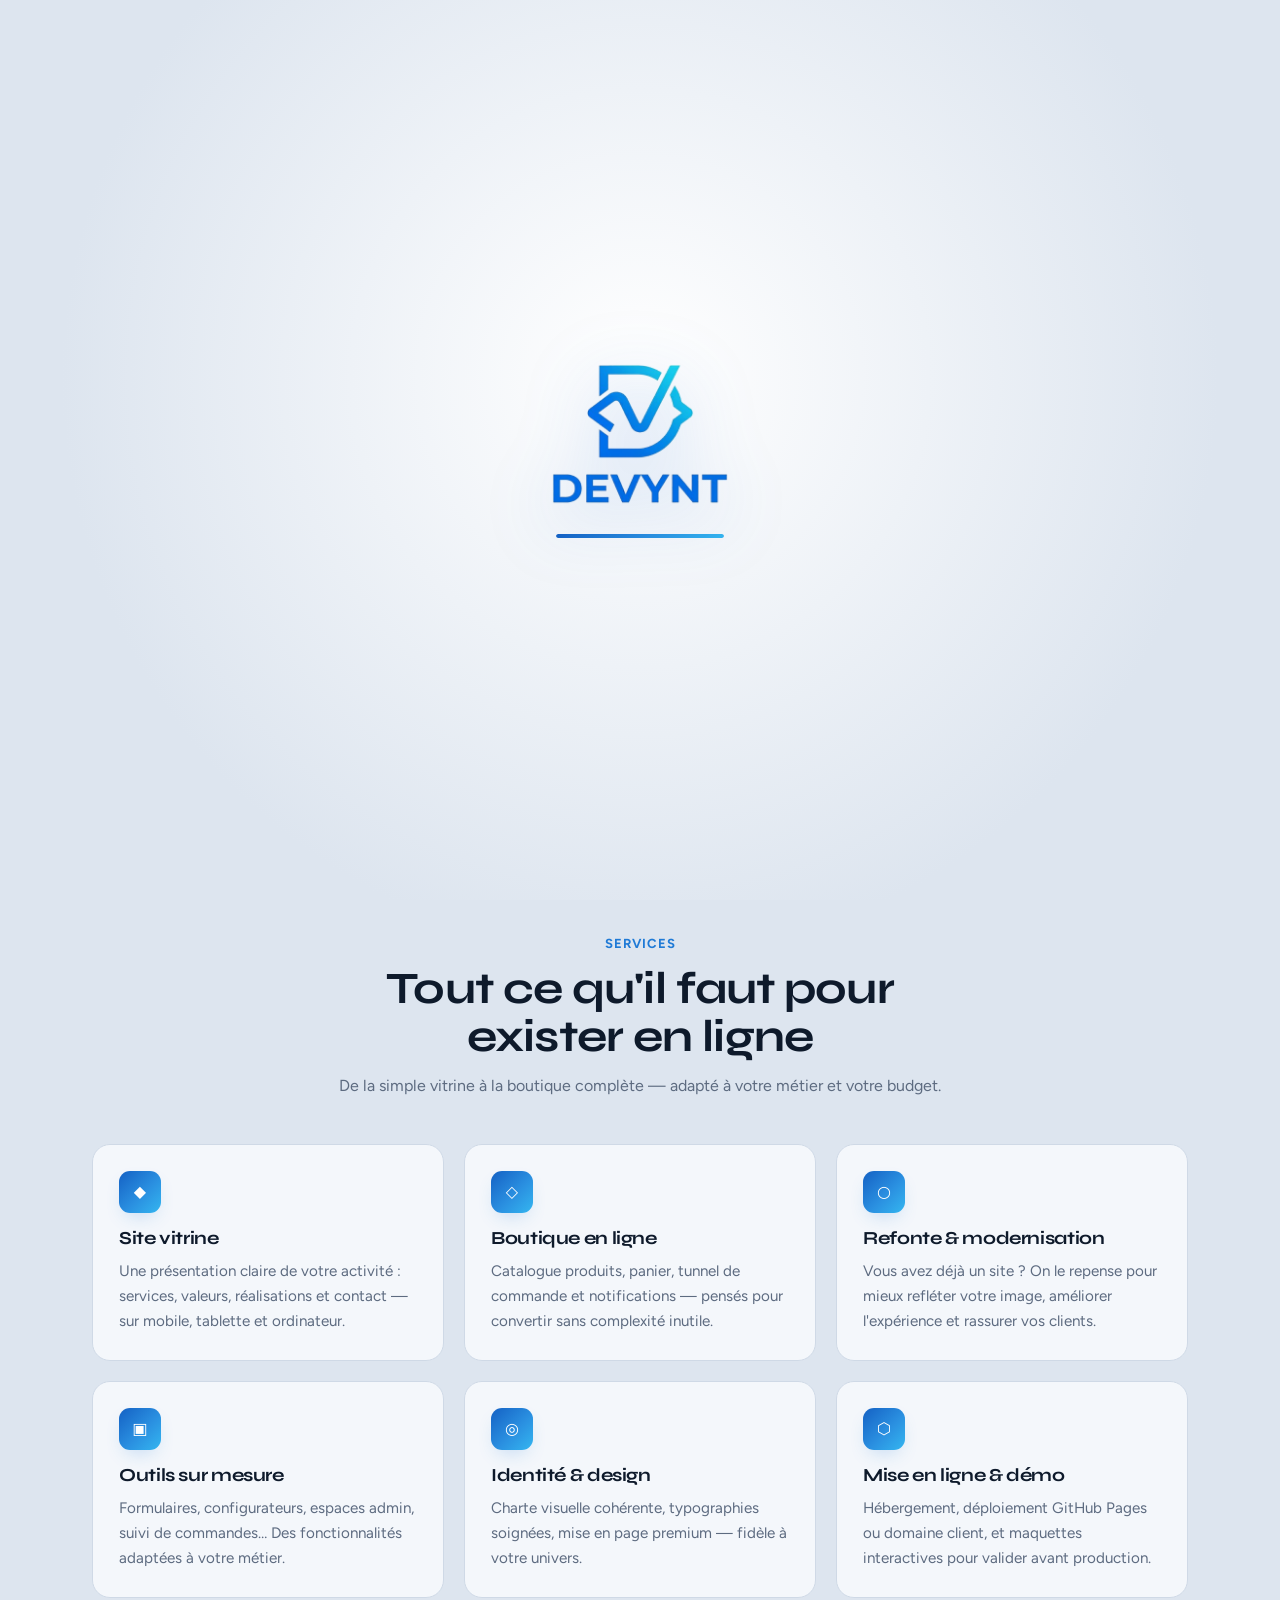
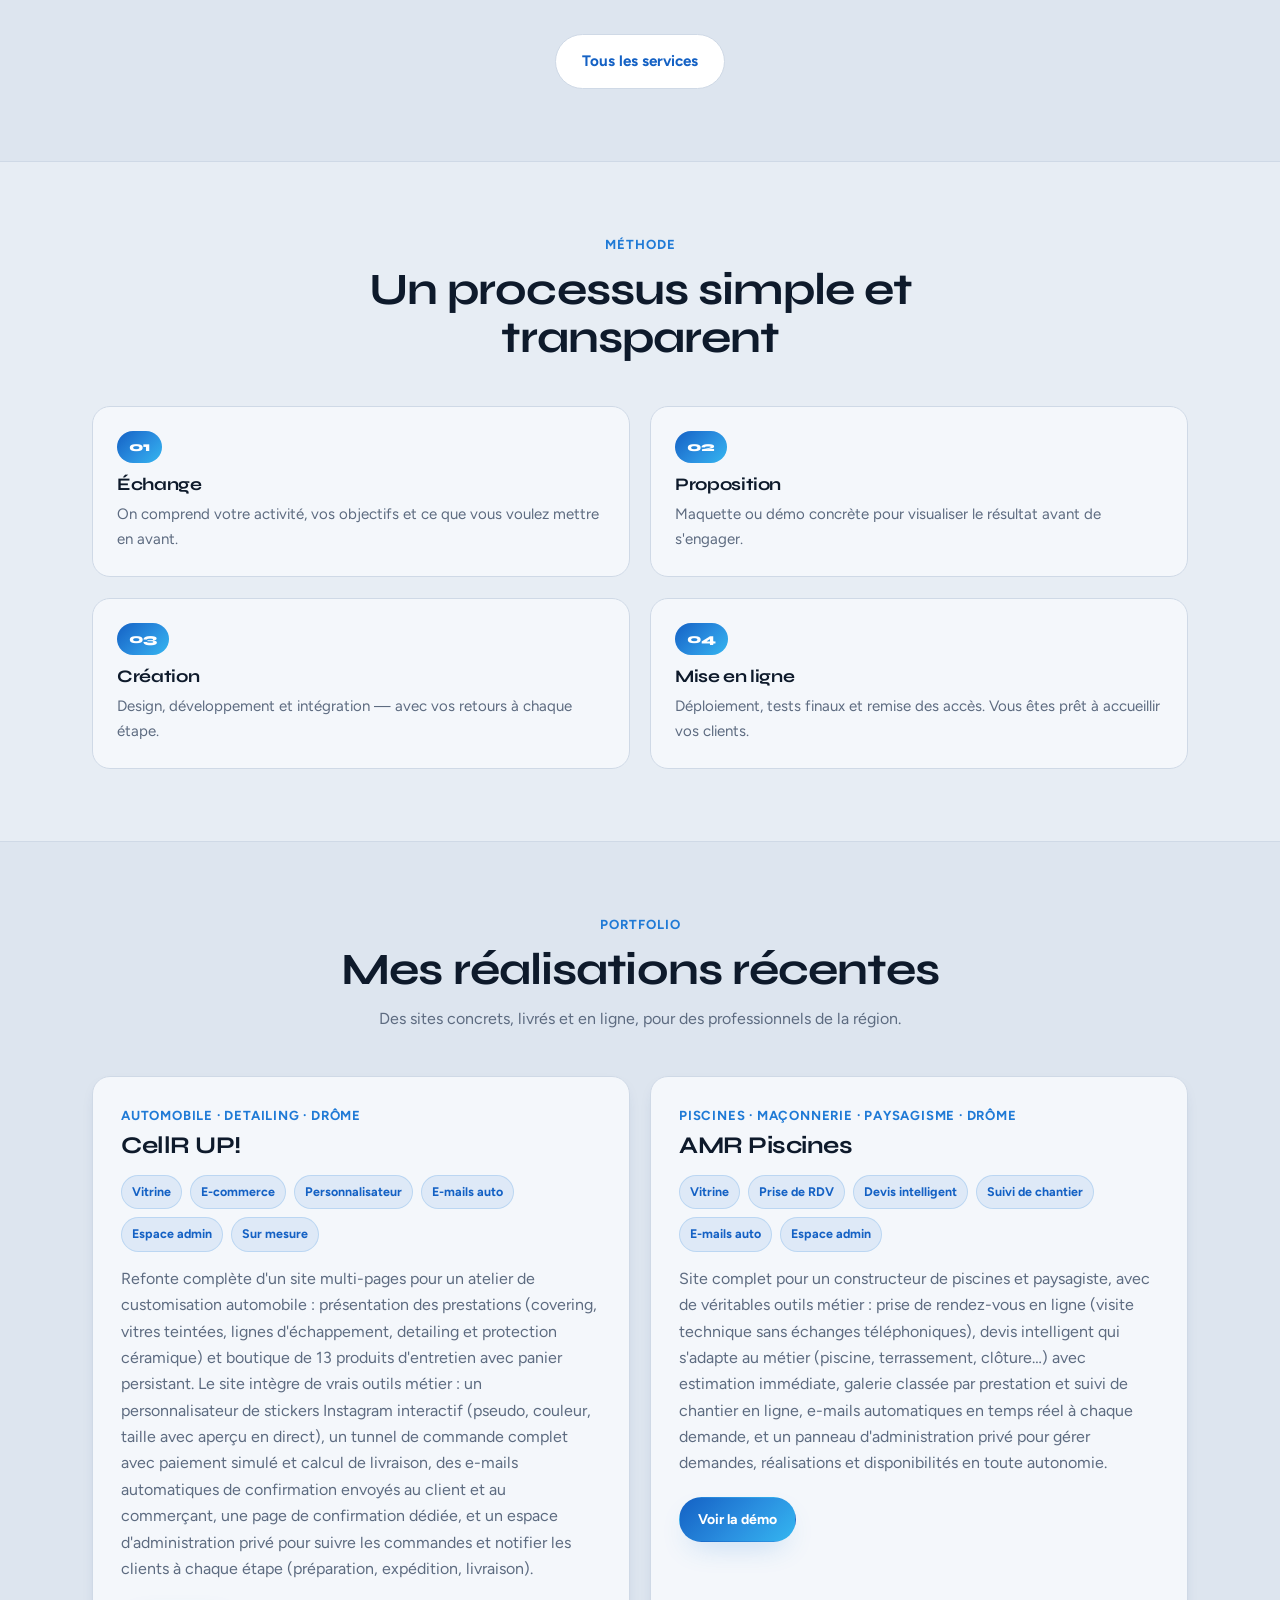
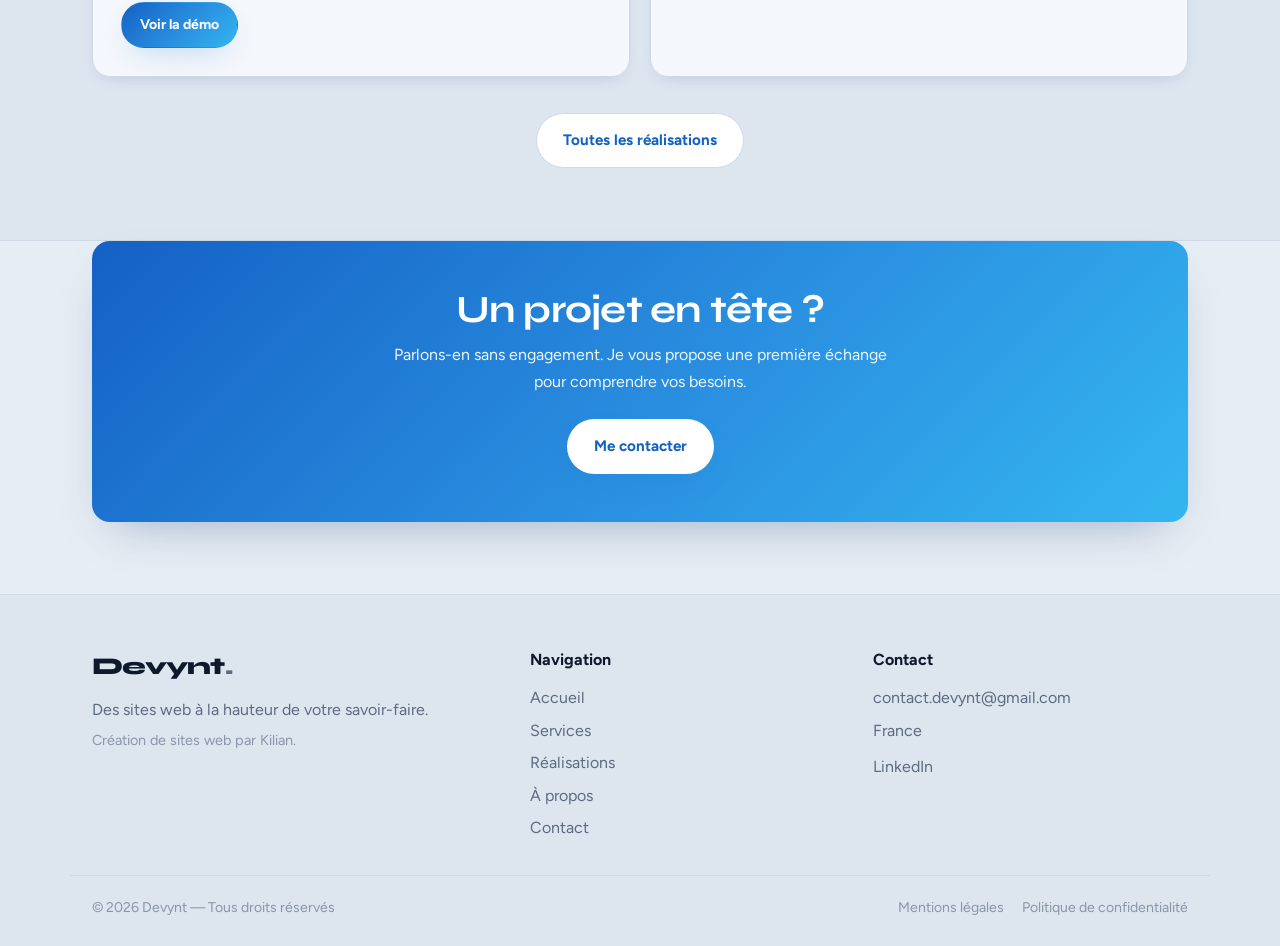
<file: index.html>
<!DOCTYPE html>
<html lang="fr">
<head>
  <meta charset="UTF-8" />
  <meta name="viewport" content="width=device-width, initial-scale=1.0" />
  <meta name="google-site-verification" content="awcOJvFwAb9WZge14pyJgtpWvNwLXjSiXip1dz51Ilc" />
  <title>Devynt — Création de sites web pour professionnels</title>
  <meta name="description" content="Devynt accompagne les professionnels et indépendants dans la création de sites web modernes, clairs et orientés résultats." />
  <link rel="icon" type="image/png" href="assets/brand/favicon.png" sizes="any" />
  <link rel="apple-touch-icon" href="assets/brand/favicon.png" />
  <link rel="canonical" href="https://devynt.fr/" />
  <meta name="theme-color" content="#1f7ad6" />
  <meta name="author" content="Devynt" />
  <meta name="keywords" content="création site web, site vitrine, développeur web, agence web, site internet professionnel, Devynt, Drôme" />
  <meta name="robots" content="index, follow" />
  <meta property="og:type" content="website" />
  <meta property="og:site_name" content="Devynt" />
  <meta property="og:locale" content="fr_FR" />
  <meta property="og:title" content="Devynt — Création de sites web pour professionnels" />
  <meta property="og:description" content="Devynt crée des sites web modernes, clairs et orientés résultats pour les artisans, TPE et indépendants." />
  <meta property="og:url" content="https://devynt.fr/" />
  <meta property="og:image" content="https://devynt.fr/assets/brand/logo.png" />
  <meta name="twitter:card" content="summary" />
  <meta name="twitter:title" content="Devynt — Création de sites web pour professionnels" />
  <meta name="twitter:description" content="Devynt crée des sites web modernes, clairs et orientés résultats pour les artisans, TPE et indépendants." />
  <meta name="twitter:image" content="https://devynt.fr/assets/brand/logo.png" />
  <link rel="preconnect" href="https://fonts.googleapis.com" />
  <link rel="preconnect" href="https://fonts.gstatic.com" crossorigin />
  <link href="https://fonts.googleapis.com/css2?family=Figtree:wght@400;500;600;700;800&family=Syne:wght@600;700;800&display=swap" rel="stylesheet" />
  <link rel="stylesheet" href="styles.css" />
  <script type="application/ld+json">
  {
    "@context": "https://schema.org",
    "@type": "ProfessionalService",
    "name": "Devynt",
    "description": "Création de sites web modernes pour les professionnels et indépendants : sites vitrines, boutiques en ligne et outils sur mesure.",
    "url": "https://devynt.fr/",
    "logo": "https://devynt.fr/assets/brand/logo.png",
    "image": "https://devynt.fr/assets/brand/logo.png",
    "email": "contact.devynt@gmail.com",
    "founder": { "@type": "Person", "name": "Kilian" },
    "areaServed": "France",
    "knowsAbout": ["Création de site web", "Site vitrine", "E-commerce", "Web design", "Référencement"]
  }
  </script>
</head>
<body data-page="home">
  <div id="splash" aria-hidden="true">
    <div class="splash__inner">
      <img src="assets/brand/logo.png" alt="Devynt" class="splash__logo" />
      <div class="splash__bar"><span></span></div>
    </div>
  </div>

  <div id="site-header"></div>

  <main>
    <section class="hero">
      <div class="container hero__inner">
        <div>
          <p class="hero__eyebrow reveal">Devynt · Web design & développement</p>
          <h1 class="hero__title reveal">Des sites <span class="accent">à la hauteur</span> de votre savoir-faire.</h1>
          <p class="hero__lead reveal">
            Je conçois des sites vitrines et des outils sur mesure pour les artisans, TPE et indépendants
            qui veulent une présence en ligne claire, moderne et crédible.
          </p>
          <div class="hero__cta reveal">
            <a href="contact.html" class="btn btn--primary">Demander un devis</a>
            <a href="realisations.html" class="btn btn--outline">Voir mes réalisations</a>
          </div>
          <div class="hero__stats reveal">
            <div><strong>100%</strong><span>Sur mesure</span></div>
            <div><strong>Mobile</strong><span>Responsive</span></div>
            <div><strong>Pro</strong><span>Design soigné</span></div>
          </div>
        </div>
        <aside class="hero__panel reveal reveal--right">
          <p>Ce que Devynt vous apporte :</p>
          <ul>
            <li>Site vitrine ou boutique en ligne</li>
            <li>Maquette interactive avant production</li>
            <li>Formulaires, panier, outils métier</li>
            <li>Mise en ligne et démo partageable</li>
          </ul>
        </aside>
      </div>
    </section>

    <section class="section section--alt">
      <div class="container">
        <div class="section__head reveal">
          <p class="section__eyebrow">Services</p>
          <h2 class="section__title">Tout ce qu'il faut pour exister en ligne</h2>
          <p class="section__sub">De la simple vitrine à la boutique complète — adapté à votre métier et votre budget.</p>
        </div>
        <div class="grid-3" id="servicesGrid"></div>
        <div class="section__cta"><a href="services.html" class="btn btn--outline">Tous les services</a></div>
      </div>
    </section>

    <section class="section">
      <div class="container">
        <div class="section__head reveal">
          <p class="section__eyebrow">Méthode</p>
          <h2 class="section__title">Un processus simple et transparent</h2>
        </div>
        <div class="grid-2" id="processGrid"></div>
      </div>
    </section>

    <section class="section section--alt">
      <div class="container">
        <div class="section__head reveal">
          <p class="section__eyebrow">Portfolio</p>
          <h2 class="section__title">Mes réalisations récentes</h2>
          <p class="section__sub">Des sites concrets, livrés et en ligne, pour des professionnels de la région.</p>
        </div>
        <div class="grid-2" id="projectsGrid"></div>
        <div class="section__cta"><a href="realisations.html" class="btn btn--outline">Toutes les réalisations</a></div>
      </div>
    </section>

    <section class="cta-band reveal">
      <h2>Un projet en tête ?</h2>
      <p>Parlons-en sans engagement. Je vous propose une première échange pour comprendre vos besoins.</p>
      <a href="contact.html" class="btn btn--primary">Me contacter</a>
    </section>
  </main>

  <div id="site-footer"></div>
  <script src="assets/app.js"></script>
</body>
</html>
</file>
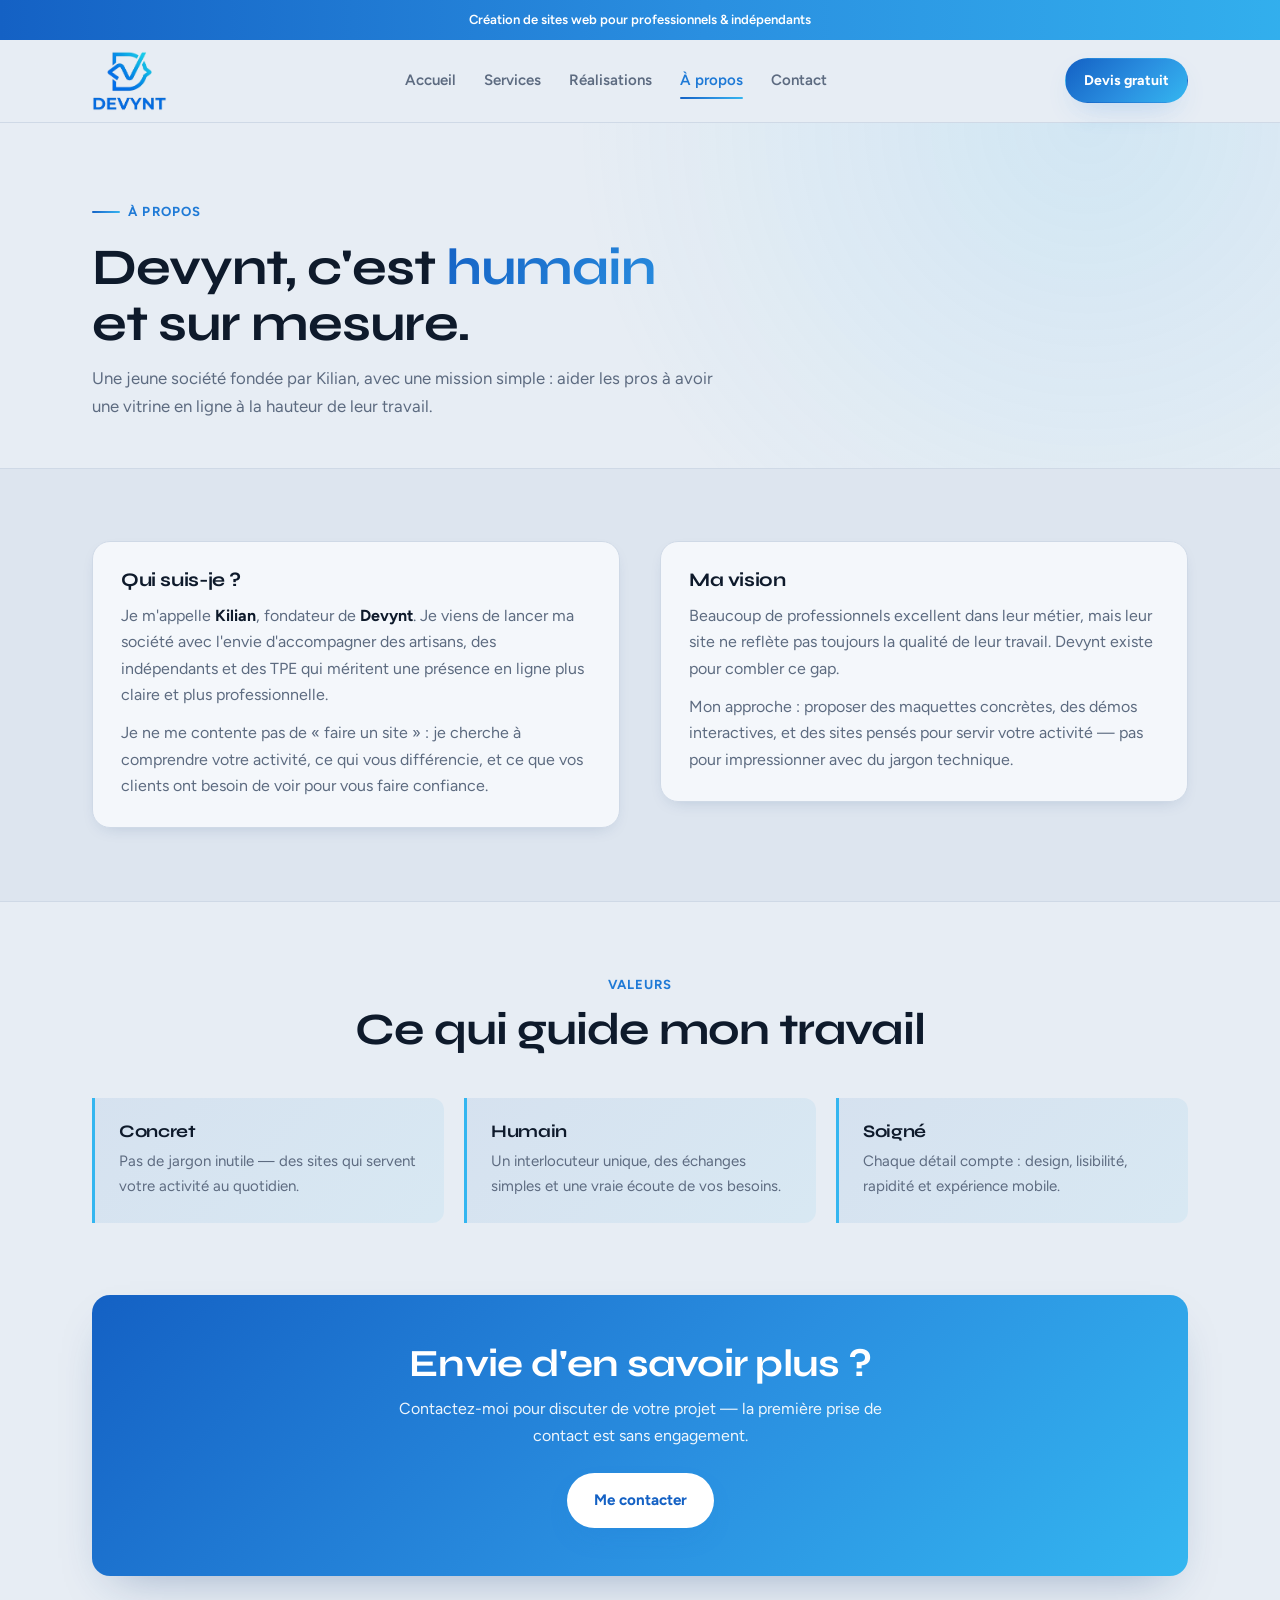
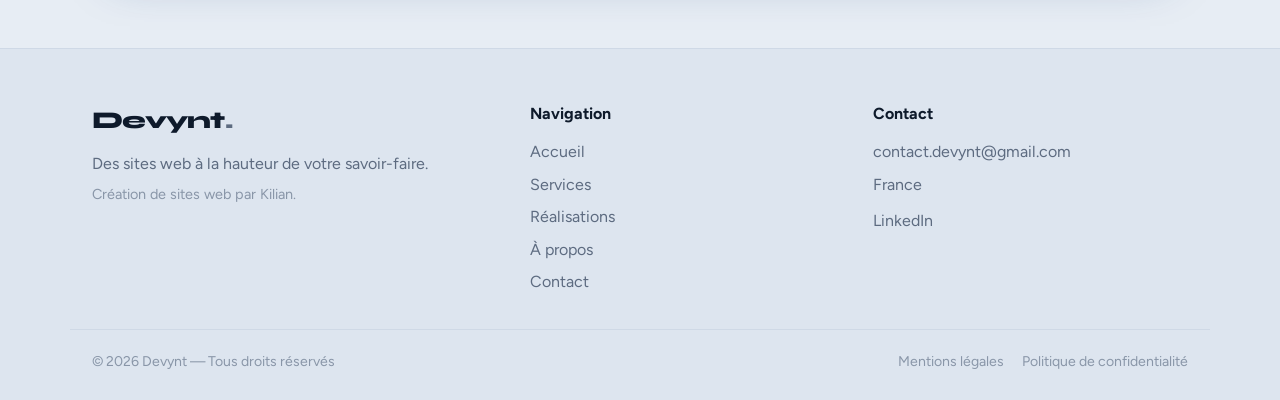
<file: a-propos.html>
<!DOCTYPE html>
<html lang="fr">
<head>
  <meta charset="UTF-8" />
  <meta name="viewport" content="width=device-width, initial-scale=1.0" />
  <title>À propos — Devynt</title>
  <meta name="description" content="Devynt — jeune société de création web fondée par Kilian." />
  <link rel="icon" type="image/png" href="assets/brand/favicon.png" sizes="any" />
  <link rel="apple-touch-icon" href="assets/brand/favicon.png" />
  <link rel="canonical" href="https://devynt.fr/a-propos.html" />
  <meta name="theme-color" content="#1f7ad6" />
  <meta name="author" content="Devynt" />
  <meta name="robots" content="index, follow" />
  <meta property="og:type" content="website" />
  <meta property="og:site_name" content="Devynt" />
  <meta property="og:locale" content="fr_FR" />
  <meta property="og:title" content="À propos — Devynt" />
  <meta property="og:description" content="Devynt, société de création web fondée par Kilian. Notre vision : des vitrines en ligne à la hauteur de votre savoir-faire." />
  <meta property="og:url" content="https://devynt.fr/a-propos.html" />
  <meta property="og:image" content="https://devynt.fr/assets/brand/logo.png" />
  <meta name="twitter:card" content="summary" />
  <meta name="twitter:title" content="À propos — Devynt" />
  <meta name="twitter:description" content="Devynt, société de création web fondée par Kilian. Notre vision : des vitrines en ligne à la hauteur de votre savoir-faire." />
  <meta name="twitter:image" content="https://devynt.fr/assets/brand/logo.png" />
  <link rel="preconnect" href="https://fonts.googleapis.com" />
  <link rel="preconnect" href="https://fonts.gstatic.com" crossorigin />
  <link href="https://fonts.googleapis.com/css2?family=Figtree:wght@400;500;600;700;800&family=Syne:wght@600;700;800&display=swap" rel="stylesheet" />
  <link rel="stylesheet" href="styles.css" />
</head>
<body data-page="a-propos">
  <div id="site-header"></div>

  <main>
    <section class="page-hero">
      <div class="container">
        <p class="hero__eyebrow">À propos</p>
        <h1 class="page-hero__title">Devynt, c'est <span class="accent">humain</span> et sur mesure.</h1>
        <p class="page-hero__lead">Une jeune société fondée par Kilian, avec une mission simple : aider les pros à avoir une vitrine en ligne à la hauteur de leur travail.</p>
      </div>
    </section>

    <section class="section section--alt">
      <div class="container about-grid">
        <div class="about-card reveal">
          <h3>Qui suis-je ?</h3>
          <p>
            Je m'appelle <strong>Kilian</strong>, fondateur de <strong>Devynt</strong>. Je viens de lancer ma société
            avec l'envie d'accompagner des artisans, des indépendants et des TPE qui méritent une présence en ligne
            plus claire et plus professionnelle.
          </p>
          <p>
            Je ne me contente pas de « faire un site » : je cherche à comprendre votre activité, ce qui vous différencie,
            et ce que vos clients ont besoin de voir pour vous faire confiance.
          </p>
        </div>
        <div class="about-card reveal">
          <h3>Ma vision</h3>
          <p>
            Beaucoup de professionnels excellent dans leur métier, mais leur site ne reflète pas toujours
            la qualité de leur travail. Devynt existe pour combler ce gap.
          </p>
          <p>
            Mon approche : proposer des maquettes concrètes, des démos interactives, et des sites
            pensés pour servir votre activité — pas pour impressionner avec du jargon technique.
          </p>
        </div>
      </div>
    </section>

    <section class="section">
      <div class="container">
        <div class="section__head">
          <p class="section__eyebrow">Valeurs</p>
          <h2 class="section__title">Ce qui guide mon travail</h2>
        </div>
        <div class="grid-3" id="valuesGrid"></div>
      </div>
    </section>

    <section class="cta-band reveal">
      <h2>Envie d'en savoir plus ?</h2>
      <p>Contactez-moi pour discuter de votre projet — la première prise de contact est sans engagement.</p>
      <a href="contact.html" class="btn btn--primary">Me contacter</a>
    </section>
  </main>

  <div id="site-footer"></div>
  <script src="assets/app.js"></script>
</body>
</html>
</file>
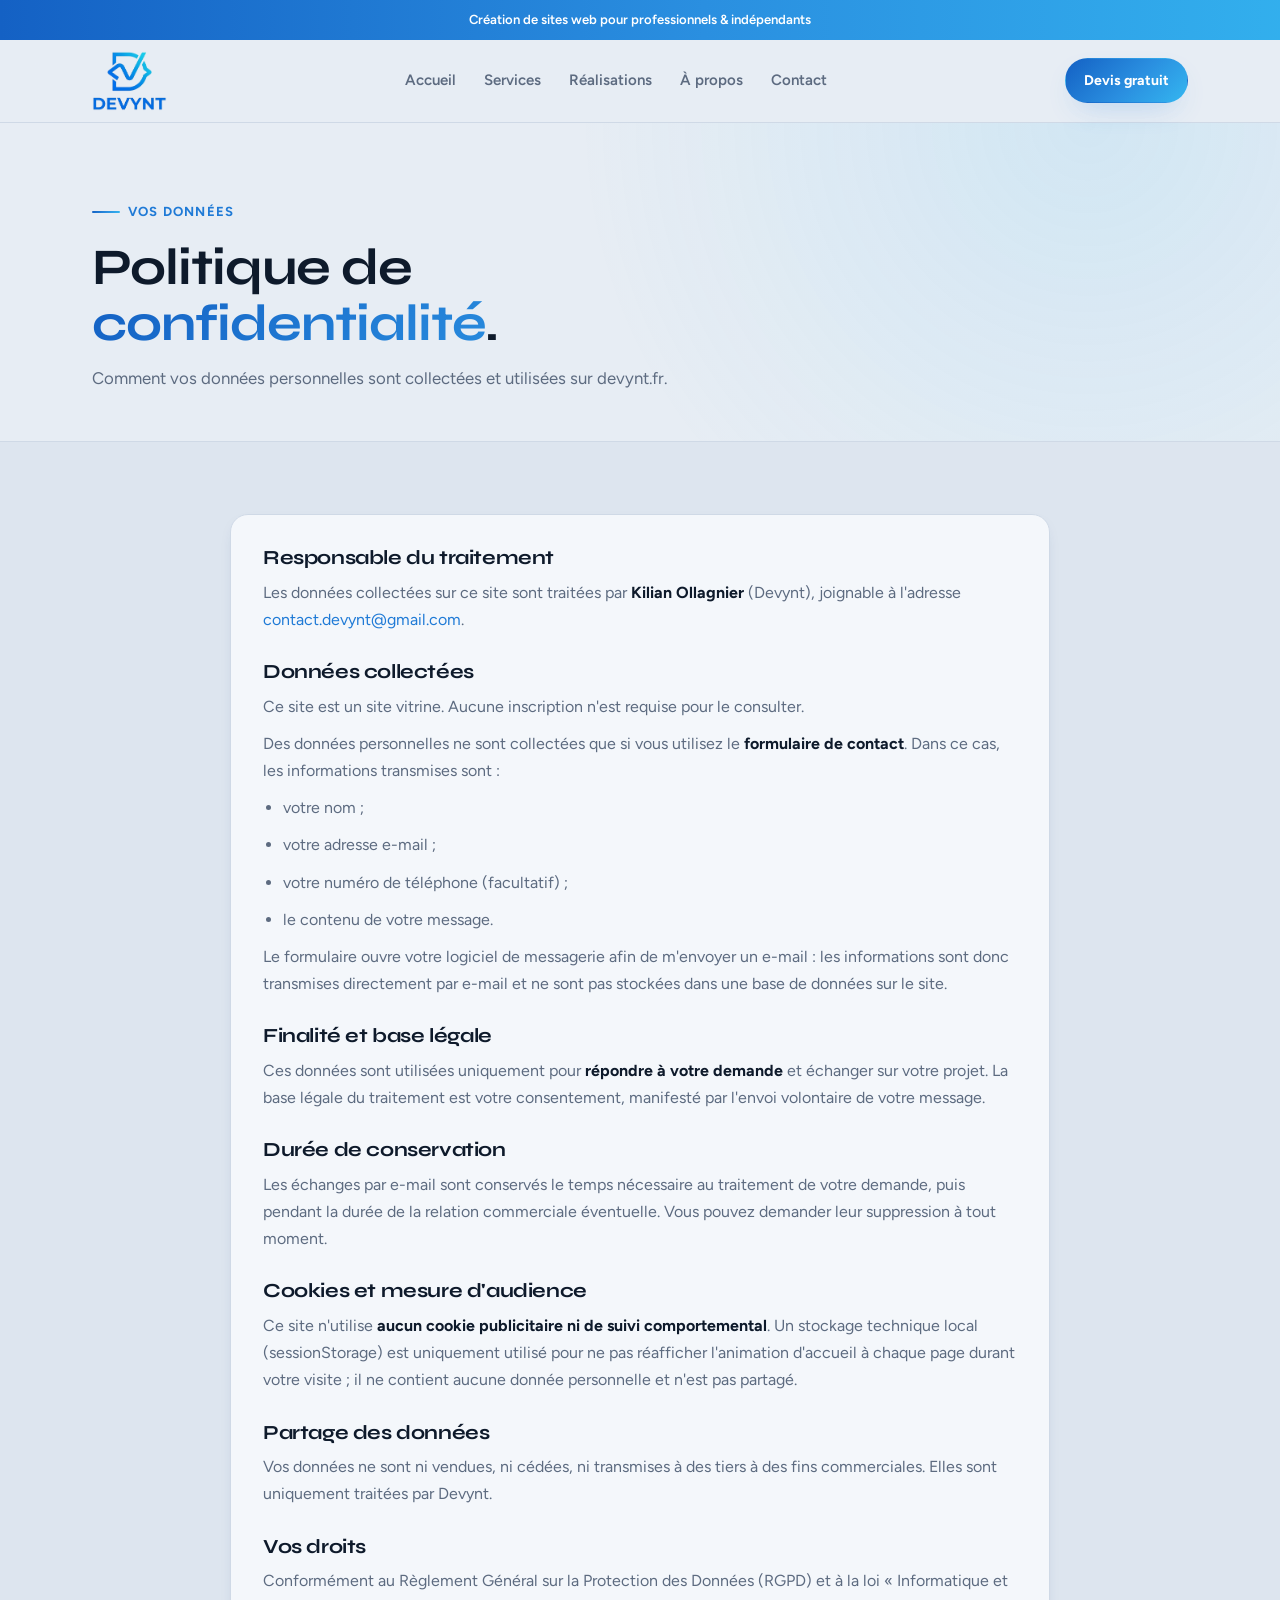
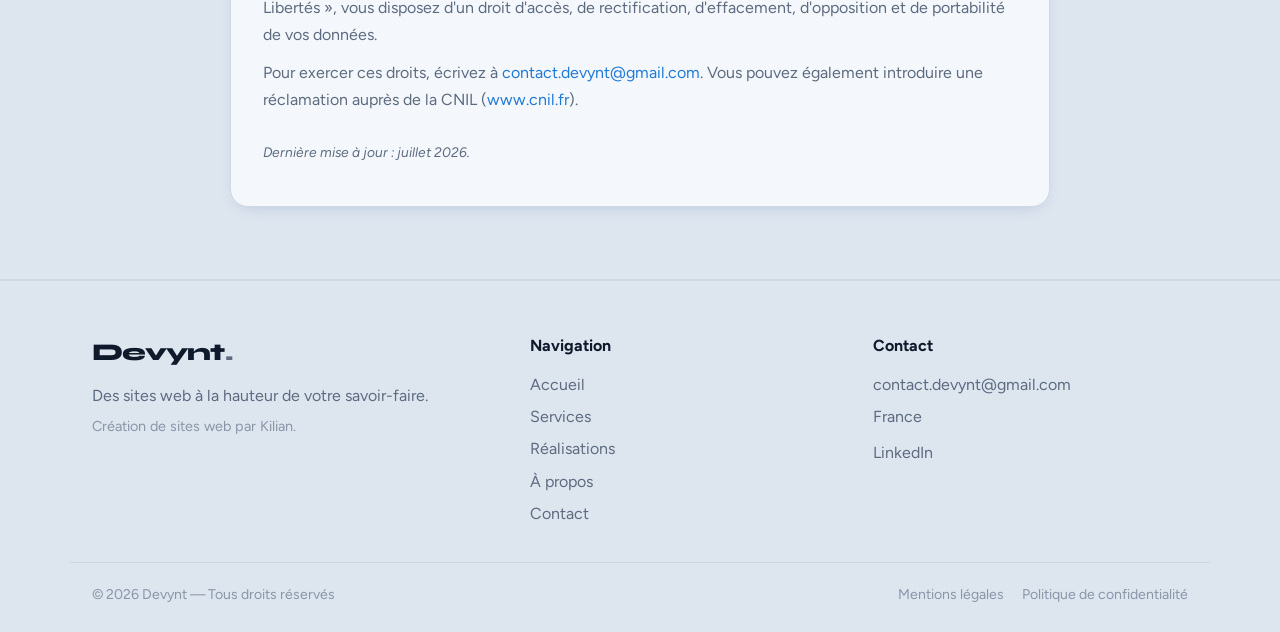
<file: confidentialite.html>
<!DOCTYPE html>
<html lang="fr">
<head>
  <meta charset="UTF-8" />
  <meta name="viewport" content="width=device-width, initial-scale=1.0" />
  <title>Politique de confidentialité — Devynt</title>
  <meta name="description" content="Politique de confidentialité du site Devynt : quelles données sont collectées et comment elles sont utilisées." />
  <link rel="icon" type="image/png" href="assets/brand/favicon.png" sizes="any" />
  <link rel="apple-touch-icon" href="assets/brand/favicon.png" />
  <link rel="canonical" href="https://devynt.fr/confidentialite.html" />
  <meta name="theme-color" content="#1f7ad6" />
  <meta name="author" content="Devynt" />
  <meta name="robots" content="index, follow" />
  <meta property="og:type" content="website" />
  <meta property="og:site_name" content="Devynt" />
  <meta property="og:locale" content="fr_FR" />
  <meta property="og:title" content="Politique de confidentialité — Devynt" />
  <meta property="og:description" content="Politique de confidentialité du site Devynt : quelles données sont collectées et comment elles sont utilisées." />
  <meta property="og:url" content="https://devynt.fr/confidentialite.html" />
  <meta property="og:image" content="https://devynt.fr/assets/brand/logo.png" />
  <meta name="twitter:card" content="summary" />
  <meta name="twitter:title" content="Politique de confidentialité — Devynt" />
  <meta name="twitter:description" content="Politique de confidentialité du site Devynt : quelles données sont collectées et comment elles sont utilisées." />
  <meta name="twitter:image" content="https://devynt.fr/assets/brand/logo.png" />
  <link rel="preconnect" href="https://fonts.googleapis.com" />
  <link rel="preconnect" href="https://fonts.gstatic.com" crossorigin />
  <link href="https://fonts.googleapis.com/css2?family=Figtree:wght@400;500;600;700;800&family=Syne:wght@600;700;800&display=swap" rel="stylesheet" />
  <link rel="stylesheet" href="styles.css" />
</head>
<body data-page="confidentialite">
  <div id="site-header"></div>

  <main>
    <section class="page-hero">
      <div class="container">
        <p class="hero__eyebrow">Vos données</p>
        <h1 class="page-hero__title">Politique de <span class="accent">confidentialité</span>.</h1>
        <p class="page-hero__lead">Comment vos données personnelles sont collectées et utilisées sur devynt.fr.</p>
      </div>
    </section>

    <section class="section section--alt">
      <div class="container">
        <div class="legal reveal">
          <h2>Responsable du traitement</h2>
          <p>
            Les données collectées sur ce site sont traitées par <strong>Kilian Ollagnier</strong>
            (Devynt), joignable à l'adresse
            <a href="mailto:contact.devynt@gmail.com">contact.devynt@gmail.com</a>.
          </p>

          <h2>Données collectées</h2>
          <p>Ce site est un site vitrine. Aucune inscription n'est requise pour le consulter.</p>
          <p>
            Des données personnelles ne sont collectées que si vous utilisez le
            <strong>formulaire de contact</strong>. Dans ce cas, les informations transmises sont :
          </p>
          <ul>
            <li>votre nom ;</li>
            <li>votre adresse e-mail ;</li>
            <li>votre numéro de téléphone (facultatif) ;</li>
            <li>le contenu de votre message.</li>
          </ul>
          <p>
            Le formulaire ouvre votre logiciel de messagerie afin de m'envoyer un e-mail :
            les informations sont donc transmises directement par e-mail et ne sont pas
            stockées dans une base de données sur le site.
          </p>

          <h2>Finalité et base légale</h2>
          <p>
            Ces données sont utilisées uniquement pour <strong>répondre à votre demande</strong>
            et échanger sur votre projet. La base légale du traitement est votre consentement,
            manifesté par l'envoi volontaire de votre message.
          </p>

          <h2>Durée de conservation</h2>
          <p>
            Les échanges par e-mail sont conservés le temps nécessaire au traitement de votre
            demande, puis pendant la durée de la relation commerciale éventuelle. Vous pouvez
            demander leur suppression à tout moment.
          </p>

          <h2>Cookies et mesure d'audience</h2>
          <p>
            Ce site n'utilise <strong>aucun cookie publicitaire ni de suivi comportemental</strong>.
            Un stockage technique local (sessionStorage) est uniquement utilisé pour ne pas
            réafficher l'animation d'accueil à chaque page durant votre visite ; il ne contient
            aucune donnée personnelle et n'est pas partagé.
          </p>

          <h2>Partage des données</h2>
          <p>
            Vos données ne sont ni vendues, ni cédées, ni transmises à des tiers à des fins
            commerciales. Elles sont uniquement traitées par Devynt.
          </p>

          <h2>Vos droits</h2>
          <p>
            Conformément au Règlement Général sur la Protection des Données (RGPD) et à la loi
            « Informatique et Libertés », vous disposez d'un droit d'accès, de rectification,
            d'effacement, d'opposition et de portabilité de vos données.
          </p>
          <p>
            Pour exercer ces droits, écrivez à
            <a href="mailto:contact.devynt@gmail.com">contact.devynt@gmail.com</a>.
            Vous pouvez également introduire une réclamation auprès de la CNIL
            (<a href="https://www.cnil.fr" target="_blank" rel="noopener">www.cnil.fr</a>).
          </p>

          <p class="legal__updated">Dernière mise à jour : juillet 2026.</p>
        </div>
      </div>
    </section>
  </main>

  <div id="site-footer"></div>
  <script src="assets/app.js"></script>
</body>
</html>
</file>
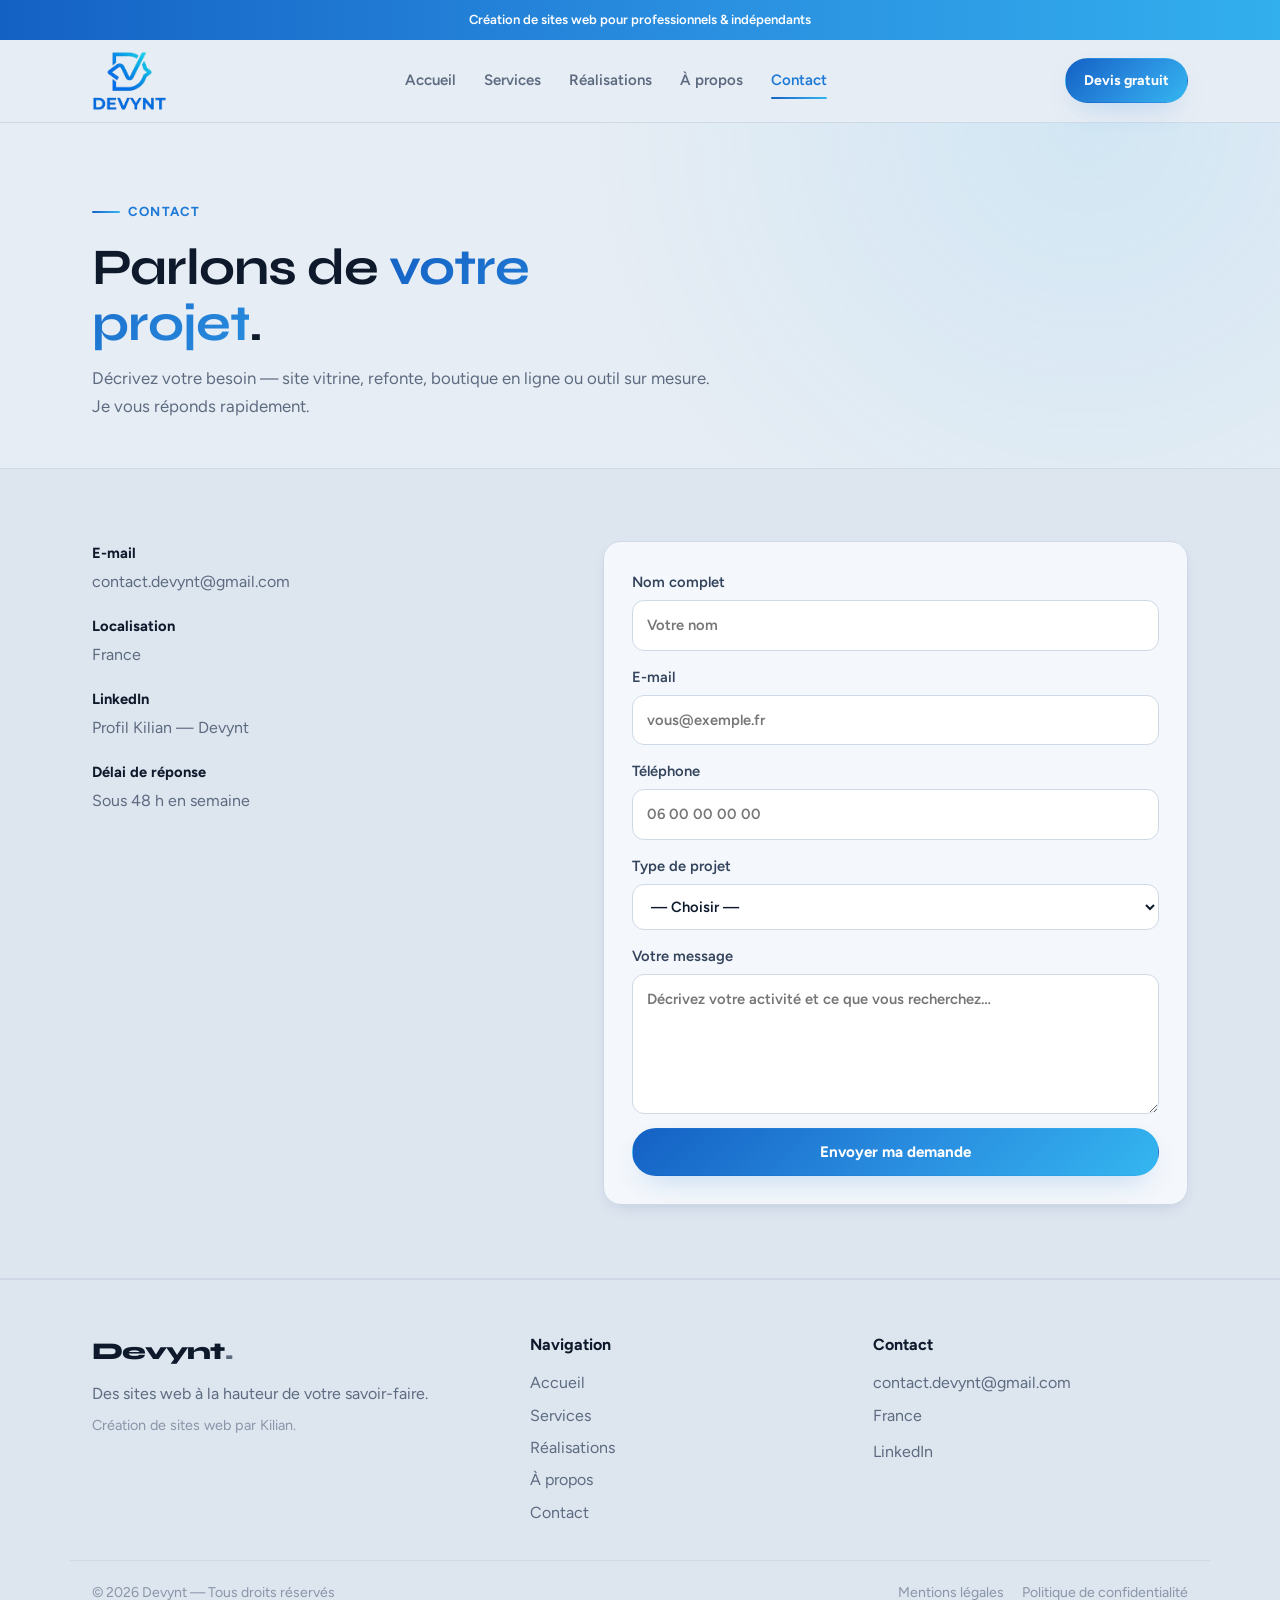
<file: contact.html>
<!DOCTYPE html>
<html lang="fr">
<head>
  <meta charset="UTF-8" />
  <meta name="viewport" content="width=device-width, initial-scale=1.0" />
  <title>Contact — Devynt</title>
  <meta name="description" content="Contactez Devynt pour un devis ou une question sur votre projet web." />
  <link rel="icon" type="image/png" href="assets/brand/favicon.png" sizes="any" />
  <link rel="apple-touch-icon" href="assets/brand/favicon.png" />
  <link rel="canonical" href="https://devynt.fr/contact.html" />
  <meta name="theme-color" content="#1f7ad6" />
  <meta name="author" content="Devynt" />
  <meta name="robots" content="index, follow" />
  <meta property="og:type" content="website" />
  <meta property="og:site_name" content="Devynt" />
  <meta property="og:locale" content="fr_FR" />
  <meta property="og:title" content="Contact — Devynt" />
  <meta property="og:description" content="Contactez Devynt pour un devis ou une question sur votre projet web : site vitrine, refonte, boutique ou outil sur mesure." />
  <meta property="og:url" content="https://devynt.fr/contact.html" />
  <meta property="og:image" content="https://devynt.fr/assets/brand/logo.png" />
  <meta name="twitter:card" content="summary" />
  <meta name="twitter:title" content="Contact — Devynt" />
  <meta name="twitter:description" content="Contactez Devynt pour un devis ou une question sur votre projet web : site vitrine, refonte, boutique ou outil sur mesure." />
  <meta name="twitter:image" content="https://devynt.fr/assets/brand/logo.png" />
  <link rel="preconnect" href="https://fonts.googleapis.com" />
  <link rel="preconnect" href="https://fonts.gstatic.com" crossorigin />
  <link href="https://fonts.googleapis.com/css2?family=Figtree:wght@400;500;600;700;800&family=Syne:wght@600;700;800&display=swap" rel="stylesheet" />
  <link rel="stylesheet" href="styles.css" />
</head>
<body data-page="contact">
  <div id="site-header"></div>

  <main>
    <section class="page-hero">
      <div class="container">
        <p class="hero__eyebrow">Contact</p>
        <h1 class="page-hero__title">Parlons de <span class="accent">votre projet</span>.</h1>
        <p class="page-hero__lead">Décrivez votre besoin — site vitrine, refonte, boutique en ligne ou outil sur mesure. Je vous réponds rapidement.</p>
      </div>
    </section>

    <section class="section section--alt">
      <div class="container contact-wrap">
        <div class="contact-info">
          <div class="contact-info__block reveal">
            <strong>E-mail</strong>
            <a href="mailto:contact.devynt@gmail.com" id="contactEmail">contact.devynt@gmail.com</a>
          </div>
          <div class="contact-info__block reveal">
            <strong>Localisation</strong>
            <span id="contactLocation">France</span>
          </div>
          <div class="contact-info__block reveal">
            <strong>LinkedIn</strong>
            <a href="https://www.linkedin.com/in/kilian-devynt" target="_blank" rel="noopener">Profil Kilian — Devynt</a>
          </div>
          <div class="contact-info__block reveal">
            <strong>Délai de réponse</strong>
            <span>Sous 48 h en semaine</span>
          </div>
        </div>

        <form class="form reveal" id="contactForm">
          <label>Nom complet<input type="text" name="name" required placeholder="Votre nom" /></label>
          <label>E-mail<input type="email" name="email" required placeholder="vous@exemple.fr" /></label>
          <label>Téléphone<input type="tel" name="phone" placeholder="06 00 00 00 00" /></label>
          <label>Type de projet
            <select name="project">
              <option value="">— Choisir —</option>
              <option>Site vitrine</option>
              <option>Boutique en ligne</option>
              <option>Refonte de site existant</option>
              <option>Outil sur mesure</option>
              <option>Autre</option>
            </select>
          </label>
          <label>Votre message<textarea name="message" required placeholder="Décrivez votre activité et ce que vous recherchez…"></textarea></label>
          <button type="submit" class="btn btn--primary">Envoyer ma demande</button>
          <p class="form__feedback" id="contactFeedback" hidden></p>
        </form>
      </div>
    </section>
  </main>

  <div id="site-footer"></div>
  <script src="assets/app.js"></script>
</body>
</html>
</file>
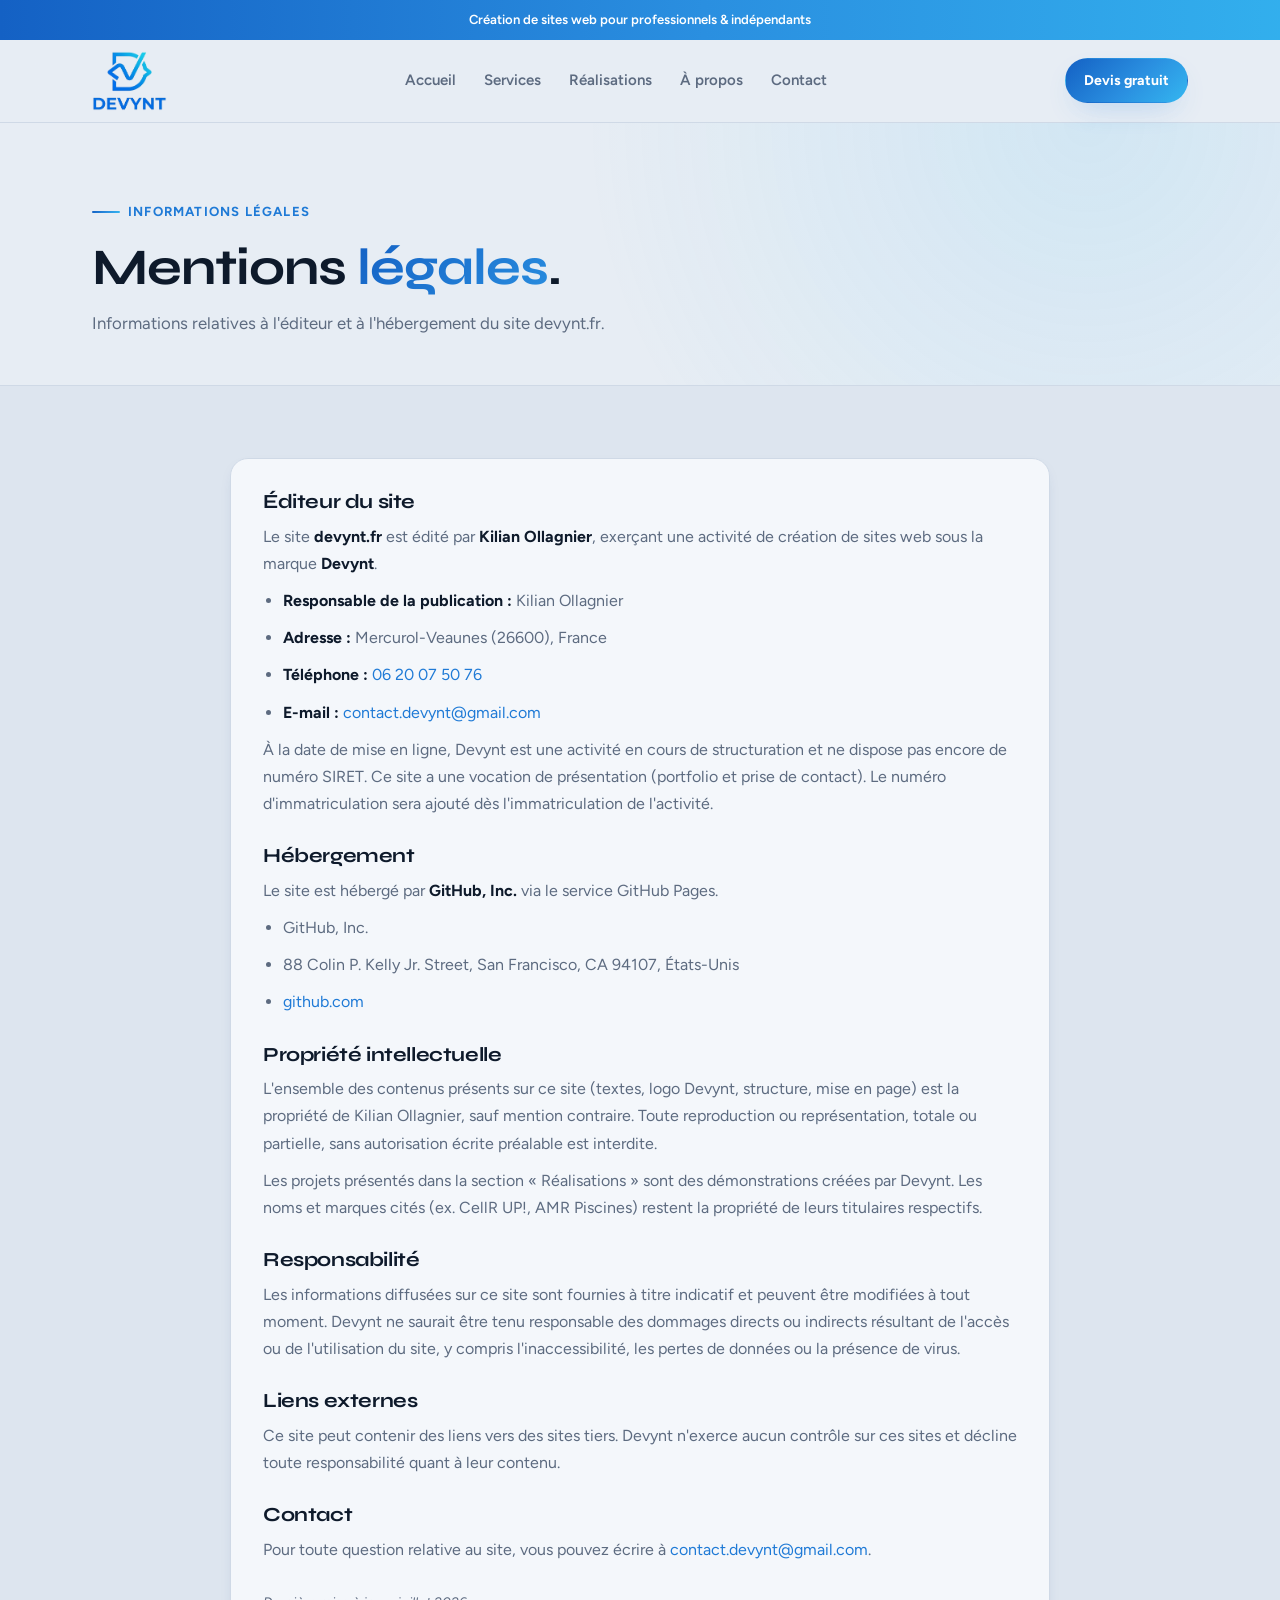
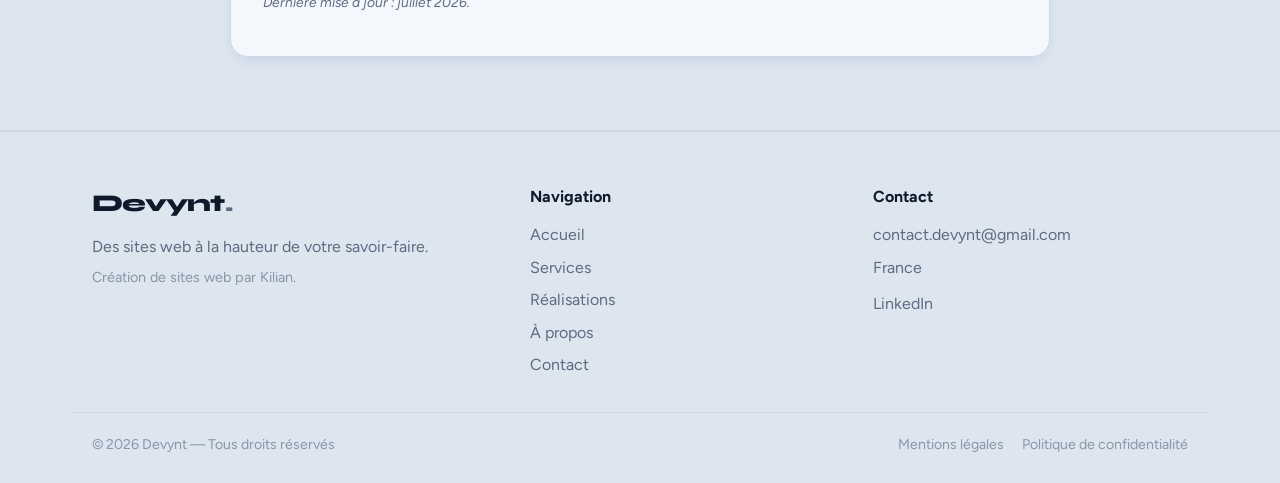
<file: mentions-legales.html>
<!DOCTYPE html>
<html lang="fr">
<head>
  <meta charset="UTF-8" />
  <meta name="viewport" content="width=device-width, initial-scale=1.0" />
  <title>Mentions légales — Devynt</title>
  <meta name="description" content="Mentions légales du site Devynt : éditeur, hébergeur et informations légales." />
  <link rel="icon" type="image/png" href="assets/brand/favicon.png" sizes="any" />
  <link rel="apple-touch-icon" href="assets/brand/favicon.png" />
  <link rel="canonical" href="https://devynt.fr/mentions-legales.html" />
  <meta name="theme-color" content="#1f7ad6" />
  <meta name="author" content="Devynt" />
  <meta name="robots" content="index, follow" />
  <meta property="og:type" content="website" />
  <meta property="og:site_name" content="Devynt" />
  <meta property="og:locale" content="fr_FR" />
  <meta property="og:title" content="Mentions légales — Devynt" />
  <meta property="og:description" content="Mentions légales du site Devynt : éditeur, hébergeur et informations légales." />
  <meta property="og:url" content="https://devynt.fr/mentions-legales.html" />
  <meta property="og:image" content="https://devynt.fr/assets/brand/logo.png" />
  <meta name="twitter:card" content="summary" />
  <meta name="twitter:title" content="Mentions légales — Devynt" />
  <meta name="twitter:description" content="Mentions légales du site Devynt : éditeur, hébergeur et informations légales." />
  <meta name="twitter:image" content="https://devynt.fr/assets/brand/logo.png" />
  <link rel="preconnect" href="https://fonts.googleapis.com" />
  <link rel="preconnect" href="https://fonts.gstatic.com" crossorigin />
  <link href="https://fonts.googleapis.com/css2?family=Figtree:wght@400;500;600;700;800&family=Syne:wght@600;700;800&display=swap" rel="stylesheet" />
  <link rel="stylesheet" href="styles.css" />
</head>
<body data-page="mentions-legales">
  <div id="site-header"></div>

  <main>
    <section class="page-hero">
      <div class="container">
        <p class="hero__eyebrow">Informations légales</p>
        <h1 class="page-hero__title">Mentions <span class="accent">légales</span>.</h1>
        <p class="page-hero__lead">Informations relatives à l'éditeur et à l'hébergement du site devynt.fr.</p>
      </div>
    </section>

    <section class="section section--alt">
      <div class="container">
        <div class="legal reveal">
          <h2>Éditeur du site</h2>
          <p>
            Le site <strong>devynt.fr</strong> est édité par <strong>Kilian Ollagnier</strong>,
            exerçant une activité de création de sites web sous la marque <strong>Devynt</strong>.
          </p>
          <ul>
            <li><strong>Responsable de la publication :</strong> Kilian Ollagnier</li>
            <li><strong>Adresse :</strong> Mercurol-Veaunes (26600), France</li>
            <li><strong>Téléphone :</strong> <a href="tel:0620075076">06 20 07 50 76</a></li>
            <li><strong>E-mail :</strong> <a href="mailto:contact.devynt@gmail.com">contact.devynt@gmail.com</a></li>
          </ul>
          <p>
            À la date de mise en ligne, Devynt est une activité en cours de structuration et
            ne dispose pas encore de numéro SIRET. Ce site a une vocation de présentation
            (portfolio et prise de contact). Le numéro d'immatriculation sera ajouté dès
            l'immatriculation de l'activité.
          </p>

          <h2>Hébergement</h2>
          <p>
            Le site est hébergé par <strong>GitHub, Inc.</strong> via le service GitHub Pages.
          </p>
          <ul>
            <li>GitHub, Inc.</li>
            <li>88 Colin P. Kelly Jr. Street, San Francisco, CA 94107, États-Unis</li>
            <li><a href="https://github.com" target="_blank" rel="noopener">github.com</a></li>
          </ul>

          <h2>Propriété intellectuelle</h2>
          <p>
            L'ensemble des contenus présents sur ce site (textes, logo Devynt, structure,
            mise en page) est la propriété de Kilian Ollagnier, sauf mention contraire.
            Toute reproduction ou représentation, totale ou partielle, sans autorisation
            écrite préalable est interdite.
          </p>
          <p>
            Les projets présentés dans la section « Réalisations » sont des démonstrations
            créées par Devynt. Les noms et marques cités (ex. CellR UP!, AMR Piscines)
            restent la propriété de leurs titulaires respectifs.
          </p>

          <h2>Responsabilité</h2>
          <p>
            Les informations diffusées sur ce site sont fournies à titre indicatif et
            peuvent être modifiées à tout moment. Devynt ne saurait être tenu responsable
            des dommages directs ou indirects résultant de l'accès ou de l'utilisation du site,
            y compris l'inaccessibilité, les pertes de données ou la présence de virus.
          </p>

          <h2>Liens externes</h2>
          <p>
            Ce site peut contenir des liens vers des sites tiers. Devynt n'exerce aucun
            contrôle sur ces sites et décline toute responsabilité quant à leur contenu.
          </p>

          <h2>Contact</h2>
          <p>
            Pour toute question relative au site, vous pouvez écrire à
            <a href="mailto:contact.devynt@gmail.com">contact.devynt@gmail.com</a>.
          </p>

          <p class="legal__updated">Dernière mise à jour : juillet 2026.</p>
        </div>
      </div>
    </section>
  </main>

  <div id="site-footer"></div>
  <script src="assets/app.js"></script>
</body>
</html>
</file>
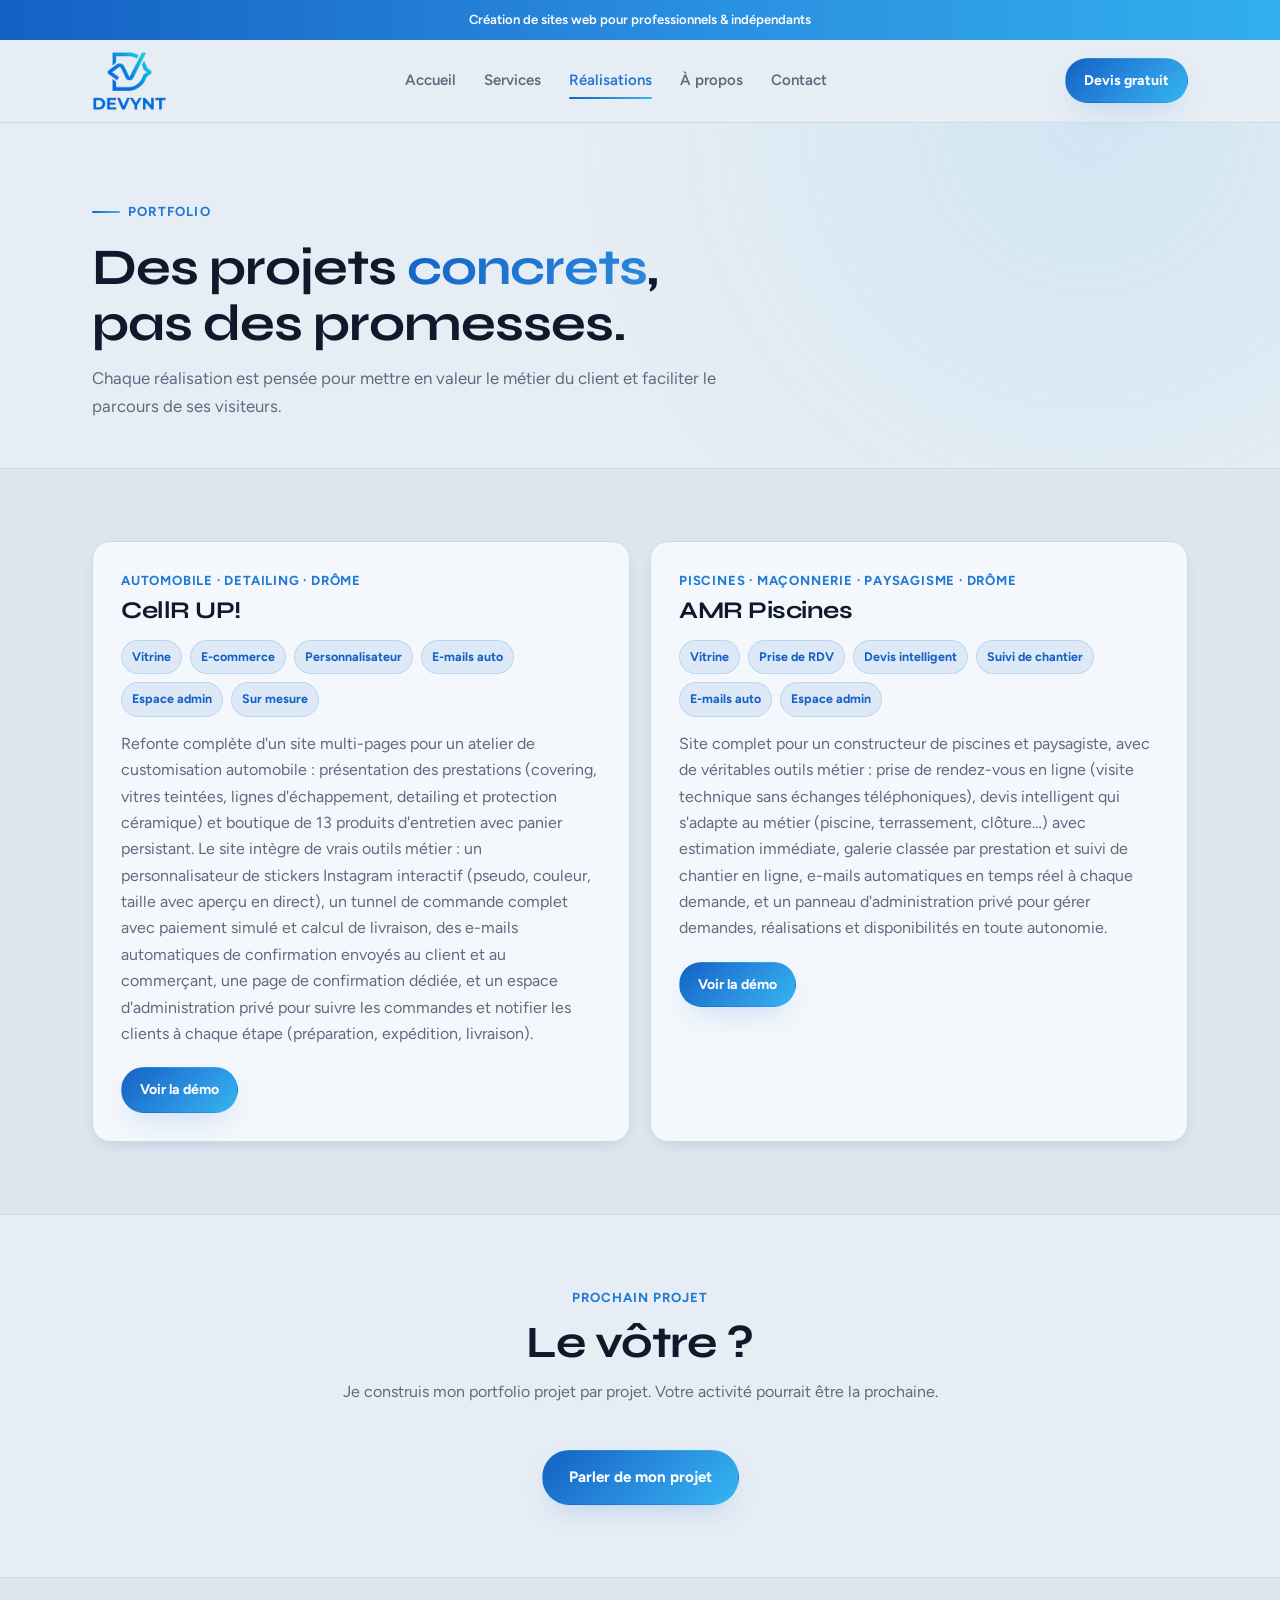
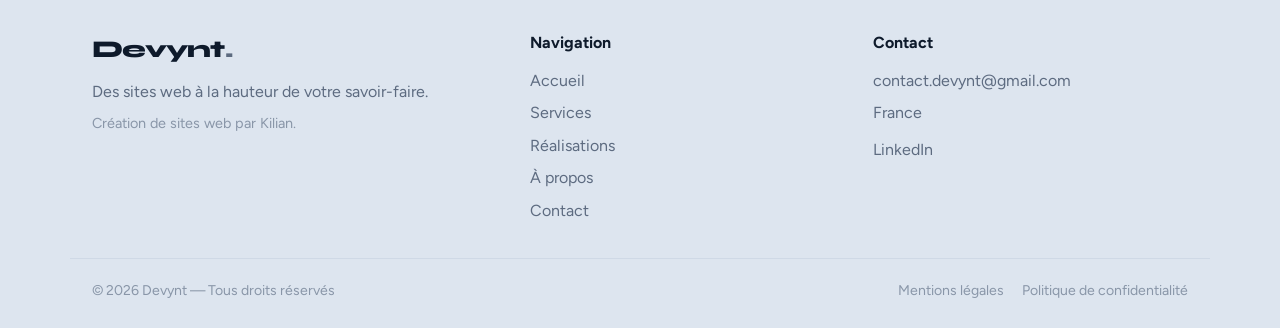
<file: realisations.html>
<!DOCTYPE html>
<html lang="fr">
<head>
  <meta charset="UTF-8" />
  <meta name="viewport" content="width=device-width, initial-scale=1.0" />
  <title>Réalisations — Devynt</title>
  <meta name="description" content="Portfolio Devynt — projets web réalisés pour des professionnels." />
  <link rel="icon" type="image/png" href="assets/brand/favicon.png" sizes="any" />
  <link rel="apple-touch-icon" href="assets/brand/favicon.png" />
  <link rel="canonical" href="https://devynt.fr/realisations.html" />
  <meta name="theme-color" content="#1f7ad6" />
  <meta name="author" content="Devynt" />
  <meta name="robots" content="index, follow" />
  <meta property="og:type" content="website" />
  <meta property="og:site_name" content="Devynt" />
  <meta property="og:locale" content="fr_FR" />
  <meta property="og:title" content="Réalisations — Devynt" />
  <meta property="og:description" content="Découvrez les projets web réalisés par Devynt pour des professionnels : CellR UP!, AMR Piscines et plus." />
  <meta property="og:url" content="https://devynt.fr/realisations.html" />
  <meta property="og:image" content="https://devynt.fr/assets/brand/logo.png" />
  <meta name="twitter:card" content="summary" />
  <meta name="twitter:title" content="Réalisations — Devynt" />
  <meta name="twitter:description" content="Découvrez les projets web réalisés par Devynt pour des professionnels : CellR UP!, AMR Piscines et plus." />
  <meta name="twitter:image" content="https://devynt.fr/assets/brand/logo.png" />
  <link rel="preconnect" href="https://fonts.googleapis.com" />
  <link rel="preconnect" href="https://fonts.gstatic.com" crossorigin />
  <link href="https://fonts.googleapis.com/css2?family=Figtree:wght@400;500;600;700;800&family=Syne:wght@600;700;800&display=swap" rel="stylesheet" />
  <link rel="stylesheet" href="styles.css" />
</head>
<body data-page="realisations">
  <div id="site-header"></div>

  <main>
    <section class="page-hero">
      <div class="container">
        <p class="hero__eyebrow">Portfolio</p>
        <h1 class="page-hero__title">Des projets <span class="accent">concrets</span>, pas des promesses.</h1>
        <p class="page-hero__lead">Chaque réalisation est pensée pour mettre en valeur le métier du client et faciliter le parcours de ses visiteurs.</p>
      </div>
    </section>

    <section class="section section--alt">
      <div class="container">
        <div class="grid-2" id="projectsGrid" style="display:grid;gap:20px;"></div>
      </div>
    </section>

    <section class="section">
      <div class="container">
        <div class="section__head">
          <p class="section__eyebrow">Prochain projet</p>
          <h2 class="section__title">Le vôtre ?</h2>
          <p class="section__sub">Je construis mon portfolio projet par projet. Votre activité pourrait être la prochaine.</p>
        </div>
        <div class="section__cta"><a href="contact.html" class="btn btn--primary">Parler de mon projet</a></div>
      </div>
    </section>
  </main>

  <div id="site-footer"></div>
  <script src="assets/app.js"></script>
</body>
</html>
</file>
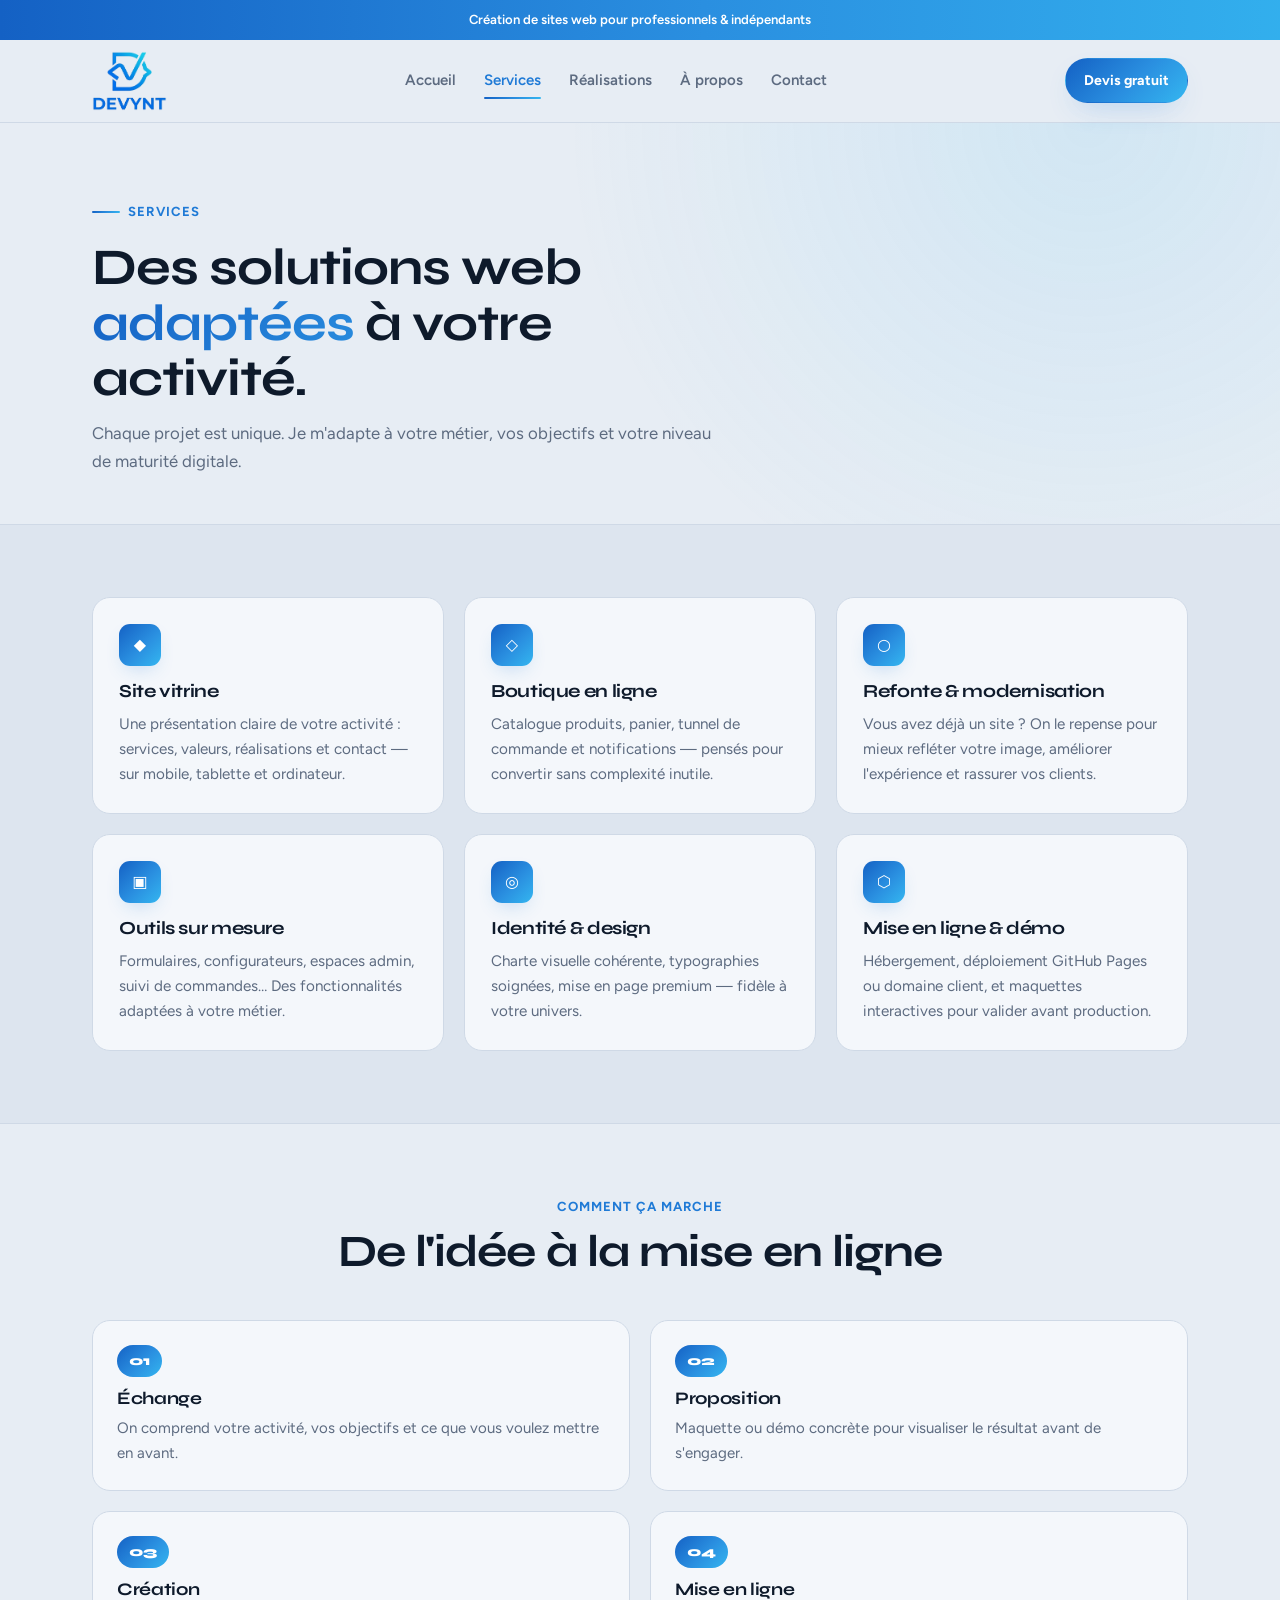
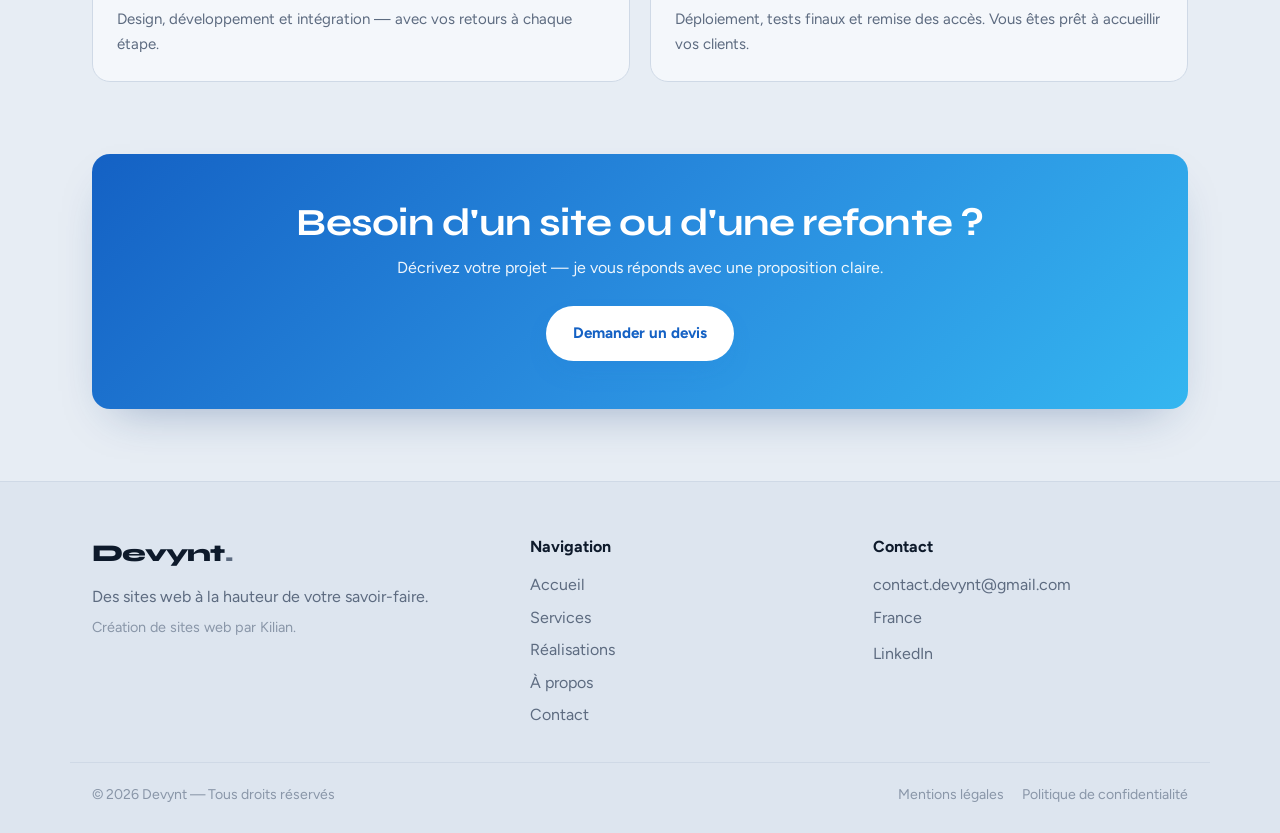
<file: services.html>
<!DOCTYPE html>
<html lang="fr">
<head>
  <meta charset="UTF-8" />
  <meta name="viewport" content="width=device-width, initial-scale=1.0" />
  <title>Services — Devynt</title>
  <meta name="description" content="Sites vitrines, boutiques en ligne, refontes et outils sur mesure — Devynt." />
  <link rel="icon" type="image/png" href="assets/brand/favicon.png" sizes="any" />
  <link rel="apple-touch-icon" href="assets/brand/favicon.png" />
  <link rel="canonical" href="https://devynt.fr/services.html" />
  <meta name="theme-color" content="#1f7ad6" />
  <meta name="author" content="Devynt" />
  <meta name="robots" content="index, follow" />
  <meta property="og:type" content="website" />
  <meta property="og:site_name" content="Devynt" />
  <meta property="og:locale" content="fr_FR" />
  <meta property="og:title" content="Services — Devynt" />
  <meta property="og:description" content="Sites vitrines, boutiques en ligne, refontes et outils sur mesure. Découvrez les services de Devynt." />
  <meta property="og:url" content="https://devynt.fr/services.html" />
  <meta property="og:image" content="https://devynt.fr/assets/brand/logo.png" />
  <meta name="twitter:card" content="summary" />
  <meta name="twitter:title" content="Services — Devynt" />
  <meta name="twitter:description" content="Sites vitrines, boutiques en ligne, refontes et outils sur mesure. Découvrez les services de Devynt." />
  <meta name="twitter:image" content="https://devynt.fr/assets/brand/logo.png" />
  <link rel="preconnect" href="https://fonts.googleapis.com" />
  <link rel="preconnect" href="https://fonts.gstatic.com" crossorigin />
  <link href="https://fonts.googleapis.com/css2?family=Figtree:wght@400;500;600;700;800&family=Syne:wght@600;700;800&display=swap" rel="stylesheet" />
  <link rel="stylesheet" href="styles.css" />
</head>
<body data-page="services">
  <div id="site-header"></div>

  <main>
    <section class="page-hero">
      <div class="container">
        <p class="hero__eyebrow">Services</p>
        <h1 class="page-hero__title">Des solutions web <span class="accent">adaptées</span> à votre activité.</h1>
        <p class="page-hero__lead">Chaque projet est unique. Je m'adapte à votre métier, vos objectifs et votre niveau de maturité digitale.</p>
      </div>
    </section>

    <section class="section section--alt">
      <div class="container">
        <div class="grid-3" id="servicesGrid"></div>
      </div>
    </section>

    <section class="section">
      <div class="container">
        <div class="section__head">
          <p class="section__eyebrow">Comment ça marche</p>
          <h2 class="section__title">De l'idée à la mise en ligne</h2>
        </div>
        <div class="grid-2" id="processGrid"></div>
      </div>
    </section>

    <section class="cta-band reveal">
      <h2>Besoin d'un site ou d'une refonte ?</h2>
      <p>Décrivez votre projet — je vous réponds avec une proposition claire.</p>
      <a href="contact.html" class="btn btn--primary">Demander un devis</a>
    </section>
  </main>

  <div id="site-footer"></div>
  <script src="assets/app.js"></script>
</body>
</html>
</file>
<file: styles.css>
/* ===== Devynt — Charte graphique (dégradé bleu → cyan, fond clair) ===== */
:root {
  /* Couleurs issues du logo */
  --blue-deep: #1461c4;
  --blue: #1f7ad6;
  --cyan: #34b6f0;
  --grad: linear-gradient(135deg, #1461c4 0%, #2a8fe0 55%, #34b6f0 100%);
  --grad-soft: linear-gradient(135deg, rgba(20,97,196,.08), rgba(52,182,240,.08));

  /* Surfaces claires (adoucies, moins de glare) */
  --bg: #e7edf4;
  --bg-soft: #dde5ef;
  --bg-card: #f4f7fb;
  --bg-tint: #dce8f6;
  --line: #cfd9e6;
  --line-soft: #d8e0ec;

  /* Texte */
  --ink: #0e1a2b;
  --ink-soft: #33445c;
  --gray: #5d6b80;
  --gray-dim: #8996a8;

  --accent: #1f7ad6;
  --accent-soft: rgba(31, 122, 214, 0.10);
  --accent-glow: rgba(31, 122, 214, 0.30);

  --radius: 18px;
  --radius-sm: 12px;
  --shadow-sm: 0 6px 18px -10px rgba(20, 60, 120, 0.28);
  --shadow: 0 20px 46px -22px rgba(20, 60, 120, 0.38);
  --maxw: 1140px;
}

* { margin: 0; padding: 0; box-sizing: border-box; }
html { scroll-behavior: smooth; }

body {
  font-family: "Figtree", system-ui, sans-serif;
  background: var(--bg);
  color: var(--ink);
  line-height: 1.65;
  -webkit-font-smoothing: antialiased;
  overflow-x: hidden;
}

.container { width: 100%; max-width: var(--maxw); margin: 0 auto; padding: 0 22px; }
a { color: inherit; text-decoration: none; }
img { max-width: 100%; display: block; }
code { font-size: 0.9em; background: var(--bg-tint); padding: 2px 6px; border-radius: 6px; color: var(--blue-deep); }

h1, h2, h3 { font-family: "Syne", "Oswald", sans-serif; font-weight: 700; line-height: 1.08; letter-spacing: -0.02em; color: var(--ink); }
.accent {
  background: var(--grad); background-size: 220% auto;
  -webkit-background-clip: text; background-clip: text; color: transparent;
  animation: shimmer 7s linear infinite;
}
@keyframes shimmer { to { background-position: 220% center; } }
.brand__dot { color: var(--blue-deep); }

.btn {
  display: inline-flex; align-items: center; justify-content: center; gap: 8px;
  padding: 14px 26px; border-radius: 999px; font-weight: 700; font-size: 0.95rem;
  border: 1px solid transparent; cursor: pointer; transition: all 0.22s ease;
  font-family: inherit; white-space: nowrap; position: relative; overflow: hidden;
}
.btn--primary::after {
  content: ""; position: absolute; top: 0; left: -130%; width: 55%; height: 100%;
  background: linear-gradient(120deg, transparent, rgba(255,255,255,.55), transparent);
  transform: skewX(-20deg); transition: left .65s ease; pointer-events: none;
}
.btn--primary:hover::after { left: 140%; }
.btn:active { transform: translateY(0) scale(.97); }
.btn--primary {
  background: var(--grad); color: #fff;
  box-shadow: 0 12px 30px -12px var(--accent-glow);
}
.btn--primary:hover { transform: translateY(-2px); box-shadow: 0 18px 40px -12px var(--accent-glow); filter: brightness(1.05); }
.btn--outline { background: #fff; border-color: var(--line); color: var(--blue-deep); }
.btn--outline:hover { border-color: var(--cyan); color: var(--blue); background: var(--accent-soft); }
.btn--sm { padding: 10px 18px; font-size: 0.88rem; }

.topbar {
  background: linear-gradient(90deg, #1461c4, #2a8fe0, #34b6f0, #2a8fe0, #1461c4);
  background-size: 220% 100%; animation: barShift 12s linear infinite;
  text-align: center; font-size: 0.82rem; padding: 9px 14px; font-weight: 600; color: #fff;
}
@keyframes barShift { 0% { background-position: 0 0; } 100% { background-position: 220% 0; } }

.header {
  position: sticky; top: 0; z-index: 50;
  background: rgba(231,237,244,.82); backdrop-filter: blur(16px);
  border-bottom: 1px solid var(--line);
}
.header.scrolled { background: rgba(231,237,244,.96); box-shadow: var(--shadow-sm); }

.nav { display: flex; align-items: center; justify-content: space-between; height: 82px; gap: 20px; }
.brand { display: flex; align-items: center; gap: 10px; }
.brand__logo { height: 60px; width: auto; object-fit: contain; }
.brand__name { font-family: "Syne", sans-serif; font-size: 1.35rem; font-weight: 800; letter-spacing: -0.03em; color: var(--ink); }

.nav__links { display: flex; gap: 28px; }
.nav__links a { font-weight: 600; font-size: 0.94rem; color: var(--gray); transition: color .2s; position: relative; }
.nav__links a:hover, .nav__links a.is-active { color: var(--blue); }
.nav__links a.is-active::after {
  content: ""; position: absolute; left: 0; right: 0; bottom: -6px; height: 2px;
  background: var(--grad); border-radius: 2px;
}

.nav__actions { display: flex; align-items: center; gap: 12px; }
.nav__toggle {
  display: none; flex-direction: column; gap: 5px;
  background: none; border: 0; cursor: pointer; padding: 6px;
}
.nav__toggle span { width: 24px; height: 2px; background: var(--ink); border-radius: 2px; transition: .3s; }
.nav__toggle.open span:nth-child(1) { transform: translateY(7px) rotate(45deg); }
.nav__toggle.open span:nth-child(2) { opacity: 0; }
.nav__toggle.open span:nth-child(3) { transform: translateY(-7px) rotate(-45deg); }

.hero {
  position: relative; padding: 96px 0 80px; overflow: hidden;
  background:
    radial-gradient(circle at 78% 12%, rgba(52,182,240,.16), transparent 45%),
    radial-gradient(circle at 12% 85%, rgba(20,97,196,.10), transparent 42%),
    var(--bg);
}
.hero__inner { position: relative; display: grid; grid-template-columns: 1.15fr 0.85fr; gap: 40px; align-items: center; }
.hero__eyebrow {
  display: inline-flex; align-items: center; gap: 8px;
  color: var(--blue); font-weight: 700; font-size: 0.82rem;
  text-transform: uppercase; letter-spacing: 1.2px; margin-bottom: 18px;
}
.hero__eyebrow::before { content: ""; width: 28px; height: 2px; background: var(--grad); border-radius: 2px; }
.hero__title { font-size: clamp(2.5rem, 6vw, 4.2rem); max-width: 14ch; margin-bottom: 20px; }
.hero__lead { color: var(--gray); font-size: 1.12rem; max-width: 52ch; margin-bottom: 30px; }
.hero__cta { display: flex; flex-wrap: wrap; gap: 12px; margin-bottom: 36px; }
.hero__stats { display: flex; flex-wrap: wrap; gap: 28px; }
.hero__stats div strong { display: block; font-family: "Syne", sans-serif; font-size: 1.5rem; margin-bottom: 2px; color: var(--blue-deep); }
.hero__stats div span { color: var(--gray-dim); font-size: 0.88rem; }

.hero__panel {
  background: var(--bg-card);
  border: 1px solid var(--line); border-radius: var(--radius);
  padding: 28px; box-shadow: var(--shadow);
}
.hero__panel p { color: var(--ink-soft); margin-bottom: 16px; font-size: 0.95rem; font-weight: 600; }
.hero__panel ul { display: grid; gap: 10px; }
.hero__panel li {
  display: flex; align-items: center; gap: 10px; font-weight: 600; font-size: 0.92rem;
  padding: 11px 13px; border-radius: var(--radius-sm); background: var(--bg-soft); color: var(--ink-soft);
}
.hero__panel li::before { content: "→"; color: var(--cyan); font-weight: 800; }

.page-hero {
  padding: 72px 0 48px;
  background: radial-gradient(circle at 85% 0%, rgba(52,182,240,.12), transparent 45%), var(--bg);
}
.page-hero__title { font-size: clamp(2rem, 5vw, 3.2rem); max-width: 16ch; margin-bottom: 14px; }
.page-hero__lead { color: var(--gray); font-size: 1.05rem; max-width: 58ch; }

.section { padding: 72px 0; }
.section--alt { background: var(--bg-soft); border-block: 1px solid var(--line); }
.section__head { text-align: center; max-width: 640px; margin: 0 auto 44px; }
.section__eyebrow { color: var(--blue); font-weight: 700; font-size: 0.82rem; text-transform: uppercase; letter-spacing: 1px; margin-bottom: 10px; }
.section__title { font-size: clamp(1.9rem, 4vw, 2.8rem); margin-bottom: 12px; }
.section__sub { color: var(--gray); }
.section__cta { text-align: center; margin-top: 36px; }

.grid-3 { display: grid; grid-template-columns: repeat(3, 1fr); gap: 20px; }
.grid-2 { display: grid; grid-template-columns: repeat(2, 1fr); gap: 20px; }

.card {
  background: var(--bg-card); border: 1px solid var(--line);
  border-radius: var(--radius); padding: 26px; height: 100%;
  transition: border-color .25s, transform .25s, box-shadow .25s;
}
.card:hover { border-color: rgba(52,182,240,.5); transform: translateY(-3px); box-shadow: var(--shadow-sm); }
.card__icon {
  display: inline-grid; place-items: center; width: 42px; height: 42px;
  border-radius: 11px; background: var(--grad); color: #fff;
  font-size: 1rem; margin-bottom: 16px; box-shadow: 0 8px 20px -8px var(--accent-glow);
}
.card h3 { font-size: 1.15rem; margin-bottom: 10px; }
.card p { color: var(--gray); font-size: 0.95rem; }

.step {
  background: var(--bg-card); border: 1px solid var(--line);
  border-radius: var(--radius); padding: 24px;
}
.step__num {
  display: inline-block; font-family: "Syne", sans-serif; font-weight: 800;
  color: #fff; font-size: 0.85rem; margin-bottom: 12px;
  padding: 5px 12px; border-radius: 999px; background: var(--grad);
}
.step h3 { margin-bottom: 8px; font-size: 1.1rem; }
.step p { color: var(--gray); font-size: 0.94rem; }

.project {
  background: var(--bg-card); border: 1px solid var(--line);
  border-radius: var(--radius); padding: 28px; box-shadow: var(--shadow-sm);
}
.project__head { display: flex; justify-content: space-between; gap: 16px; flex-wrap: wrap; margin-bottom: 14px; }
.project__sector { color: var(--blue); font-size: 0.82rem; font-weight: 700; text-transform: uppercase; letter-spacing: .8px; margin-bottom: 6px; }
.project h3 { font-size: 1.5rem; }
.project__tags { display: flex; flex-wrap: wrap; gap: 8px; align-items: flex-start; }
.project__tags span {
  font-size: 0.78rem; font-weight: 700; padding: 6px 10px; border-radius: 999px;
  background: var(--accent-soft); color: var(--blue-deep); border: 1px solid rgba(31,122,214,.18);
}
.project__desc { color: var(--gray); margin-bottom: 20px; max-width: 70ch; }
.project__links { display: flex; flex-wrap: wrap; gap: 10px; }

.value {
  padding: 24px; border-left: 3px solid var(--cyan);
  background: var(--grad-soft);
  border-radius: 0 var(--radius-sm) var(--radius-sm) 0;
}
.value h3 { margin-bottom: 8px; font-size: 1.1rem; }
.value p { color: var(--gray); font-size: 0.94rem; }

.about-grid { display: grid; grid-template-columns: 1fr 1fr; gap: 40px; align-items: start; }
.about-card {
  background: var(--bg-card); border: 1px solid var(--line);
  border-radius: var(--radius); padding: 28px; box-shadow: var(--shadow-sm);
}
.about-card h3 { margin-bottom: 12px; font-size: 1.2rem; }
.about-card p { color: var(--gray); margin-bottom: 12px; }
.about-card p:last-child { margin-bottom: 0; }
.about-card strong { color: var(--ink); }

.legal {
  background: var(--bg-card); border: 1px solid var(--line);
  border-radius: var(--radius); padding: 32px; box-shadow: var(--shadow-sm);
  max-width: 820px; margin-inline: auto;
}
.legal h2 { font-size: 1.25rem; margin: 28px 0 10px; color: var(--ink); }
.legal h2:first-child { margin-top: 0; }
.legal p, .legal li { color: var(--gray); line-height: 1.7; margin-bottom: 10px; }
.legal ul { padding-left: 20px; margin-bottom: 10px; }
.legal a { color: var(--blue); }
.legal strong { color: var(--ink); }
.legal__updated { font-size: 0.86rem; color: var(--gray); margin-top: 28px; font-style: italic; }

.cta-band {
  margin: 0 22px 72px; max-width: calc(var(--maxw) - 44px); margin-inline: auto;
  padding: 48px 36px; border-radius: var(--radius);
  background: var(--grad);
  text-align: center; box-shadow: var(--shadow);
}
.cta-band h2 { font-size: clamp(1.6rem, 4vw, 2.4rem); margin-bottom: 12px; color: #fff; }
.cta-band p { color: rgba(255,255,255,.92); max-width: 52ch; margin: 0 auto 24px; }
.cta-band .btn--primary { background: #fff; color: var(--blue-deep); }
.cta-band .btn--primary:hover { background: #fff; filter: none; }

.contact-wrap { display: grid; grid-template-columns: 0.9fr 1.1fr; gap: 32px; align-items: start; }
.contact-info { display: grid; gap: 18px; }
.contact-info__block strong { display: block; margin-bottom: 4px; font-size: 0.92rem; color: var(--ink); }
.contact-info__block span, .contact-info__block a { color: var(--gray); display: block; }
.contact-info__block a:hover { color: var(--blue); }

.form {
  background: var(--bg-card); border: 1px solid var(--line);
  border-radius: var(--radius); padding: 28px; display: grid; gap: 14px; box-shadow: var(--shadow-sm);
}
.form label { display: grid; gap: 6px; font-weight: 600; font-size: 0.92rem; color: var(--ink-soft); }
.form input, .form textarea, .form select {
  width: 100%; padding: 12px 14px; border-radius: var(--radius-sm);
  border: 1px solid var(--line); background: #fff; color: var(--ink); font: inherit;
}
.form input:focus, .form textarea:focus, .form select:focus { outline: none; border-color: var(--cyan); box-shadow: 0 0 0 3px var(--accent-soft); }
.form textarea { min-height: 140px; resize: vertical; }
.form__feedback { color: var(--blue); font-size: 0.92rem; padding: 10px 14px; border-radius: 10px; }
.form__feedback--ok { color: #0f7a3d; background: rgba(22, 163, 74, 0.1); }
.form__feedback--error { color: #b42318; background: rgba(220, 38, 38, 0.1); }

.footer {
  border-top: 1px solid var(--line); padding: 52px 0 26px; background: var(--bg-soft);
}
.footer__grid { display: grid; grid-template-columns: 1.3fr 1fr 1fr; gap: 28px; margin-bottom: 28px; }
.footer__brand { font-family: "Syne", sans-serif; font-size: 1.5rem; font-weight: 800; letter-spacing: -0.03em; color: var(--ink); margin-bottom: 10px; }
.footer__brand .brand__dot { display: inline; margin: 0; }
.footer__text { color: var(--gray); margin-bottom: 6px; max-width: 34ch; }
.footer__text--dim { color: var(--gray-dim); font-size: 0.9rem; }
.footer__label { color: var(--ink); font-weight: 700; margin-bottom: 12px; }
.footer__grid a, .footer__grid span { color: var(--gray); display: block; margin-bottom: 6px; }
.footer__grid a:hover { color: var(--blue); }
.footer__social { margin-top: 10px; }
.footer__bottom {
  display: flex; justify-content: space-between; gap: 12px; flex-wrap: wrap;
  padding-top: 20px; border-top: 1px solid var(--line); color: var(--gray-dim); font-size: 0.88rem;
}
.footer__legal { display: flex; gap: 18px; flex-wrap: wrap; }
.footer__legal a { color: var(--gray-dim); transition: color .2s; }
.footer__legal a:hover { color: var(--blue); }

/* ===== Écran d'accueil (splash) ===== */
.splash-lock { overflow: hidden; }
#splash {
  position: fixed; inset: 0; z-index: 9999;
  display: grid; place-items: center;
  background: radial-gradient(circle at 50% 42%, #ffffff 0%, var(--bg-soft) 70%);
  transition: opacity .7s ease, visibility .7s ease;
}
#splash.hide { opacity: 0; visibility: hidden; }
.splash__inner { display: grid; justify-items: center; gap: 28px; }
.splash__logo {
  width: 180px; height: auto;
  filter: drop-shadow(0 16px 34px rgba(20, 97, 196, 0.28));
  animation: splashPop 1s cubic-bezier(.2, .8, .2, 1) both, splashFloat 3s ease-in-out 1s infinite;
}
@keyframes splashPop {
  0% { opacity: 0; transform: scale(.55) translateY(16px); }
  60% { opacity: 1; transform: scale(1.07); }
  100% { opacity: 1; transform: scale(1); }
}
@keyframes splashFloat { 0%, 100% { transform: translateY(0); } 50% { transform: translateY(-9px); } }
.splash__bar {
  width: 168px; height: 4px; border-radius: 999px;
  background: rgba(20, 97, 196, 0.16); overflow: hidden;
}
.splash__bar span {
  display: block; height: 100%; width: 0; border-radius: 999px;
  background: var(--grad); animation: splashBar 1.7s ease-in-out forwards;
}
@keyframes splashBar { 0% { width: 0; } 70% { width: 88%; } 100% { width: 100%; } }

/* ===== Animations & micro-interactions ===== */
.reveal {
  opacity: 0; transform: translateY(26px);
  transition: opacity .7s ease, transform .7s cubic-bezier(.2, .7, .2, 1);
  will-change: opacity, transform;
}
.reveal--left { transform: translateX(-32px); }
.reveal--right { transform: translateX(32px); }
.reveal--scale { transform: scale(.94); }
.reveal.visible { opacity: 1; transform: none; }

@keyframes floatY { 0%, 100% { transform: translateY(0); } 50% { transform: translateY(-10px); } }
.hero__panel.visible { animation: floatY 6.5s ease-in-out infinite; }

.brand { transition: transform .25s ease; }
.brand:hover { transform: scale(1.04); }

.nav__actions .btn--primary { transition: all .22s ease; }

.card__icon { transition: transform .32s cubic-bezier(.2, .7, .2, 1); }
.card:hover .card__icon { transform: translateY(-2px) scale(1.1) rotate(-5deg); }

.project { transition: transform .28s ease, box-shadow .28s ease, border-color .28s ease; }
.project:hover { transform: translateY(-4px); box-shadow: var(--shadow); border-color: rgba(52,182,240,.4); }

.step { transition: transform .28s ease, border-color .28s ease; }
.step:hover { transform: translateY(-4px); border-color: rgba(52,182,240,.4); }

.step__num { transition: transform .28s ease; }
.step:hover .step__num { transform: translateY(-2px) scale(1.06); }

.value { transition: transform .28s ease; }
.value:hover { transform: translateX(6px); }

.hero__panel li { transition: transform .25s ease, background .25s ease; }
.hero__panel li:hover { transform: translateX(5px); background: var(--accent-soft); }

.project__tags span { transition: transform .2s ease, background .2s ease; }
.project__tags span:hover { transform: translateY(-2px); }

.nav__links a, .footer__grid a, .contact-info__block a { transition: color .2s ease, transform .2s ease; }
.footer__grid a:hover { transform: translateX(3px); }

@media (prefers-reduced-motion: reduce) {
  .reveal { opacity: 1 !important; transform: none !important; transition: none !important; }
  *, *::before, *::after { animation: none !important; }
}

@media (max-width: 960px) {
  .hero__inner, .grid-3, .grid-2, .about-grid, .contact-wrap, .footer__grid { grid-template-columns: 1fr; }
  .nav__toggle { display: flex; }
  .nav__links {
    position: absolute; top: 82px; left: 0; right: 0;
    background: rgba(231,237,244,.98); border-bottom: 1px solid var(--line);
    flex-direction: column; padding: 18px 22px 24px; gap: 14px; display: none;
  }
  .nav__links.open { display: flex; }
  .nav__actions .btn--primary { display: none; }
  .hero { padding-top: 72px; }
}
</file>
